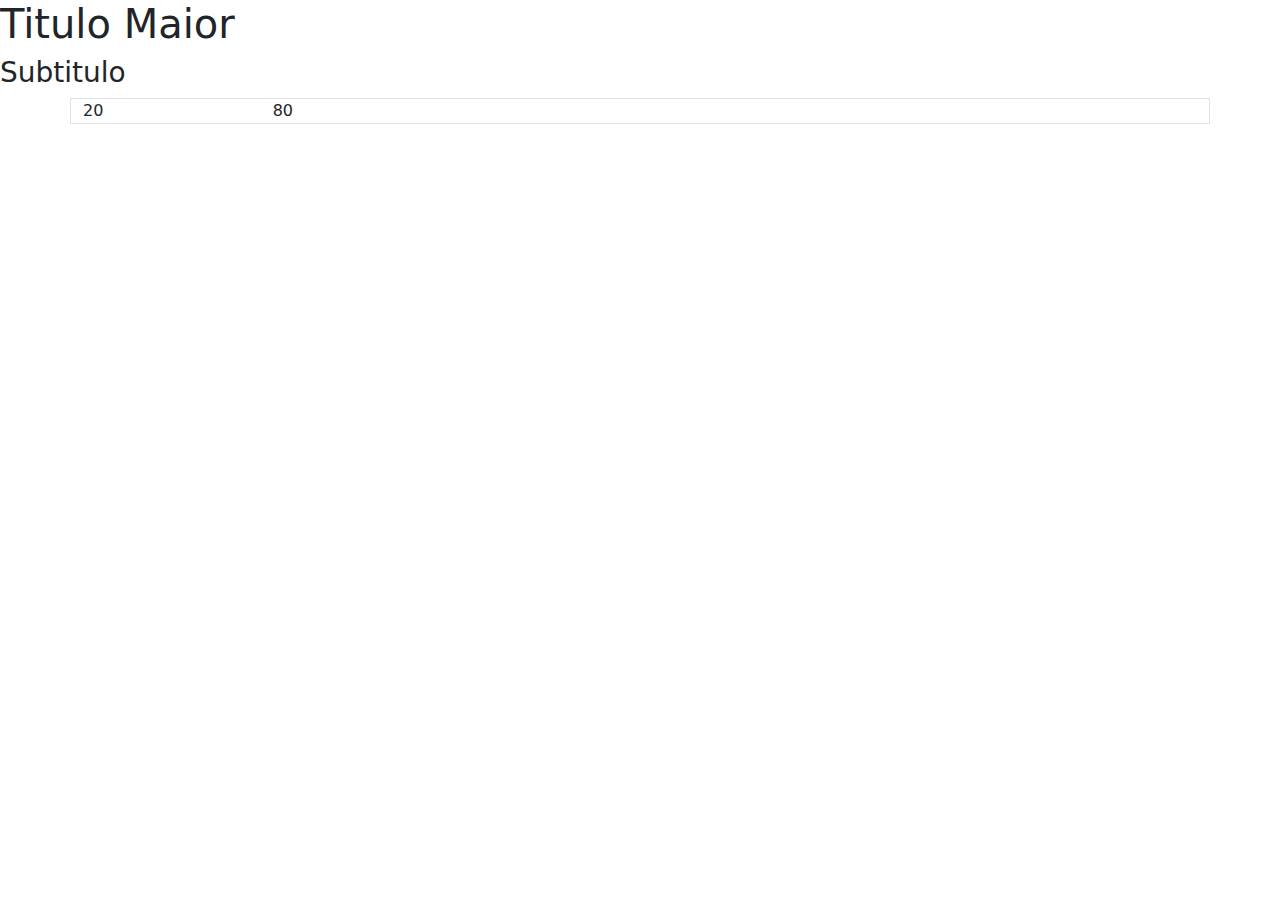
<file: .vs/LuMoura.ul/v17/index.html>
<!DOCTYPE html>
<html lang="en">
<head>
    <meta charset="UTF-8">
    <meta name="viewport" content="width=device-width, initial-scale=1.0">
    <title>Document</title>
<!-- Latest compiled and minified CSS -->
<link href="https://cdn.jsdelivr.net/npm/bootstrap@5.3.2/dist/css/bootstrap.min.css" rel="stylesheet">

<!-- Latest compiled JavaScript -->
<script src="https://cdn.jsdelivr.net/npm/bootstrap@5.3.2/dist/js/bootstrap.bundle.min.js"></script>

</head>
<body>
    

<h1>Titulo Maior</h1>
<h3>Subtitulo</h3>

<div class="container border">
<div class="row">
<div class="col-2">
20

</div>

<div class="col-10">
80

</div>

</div>
</div>







</body>
</html>
</file>
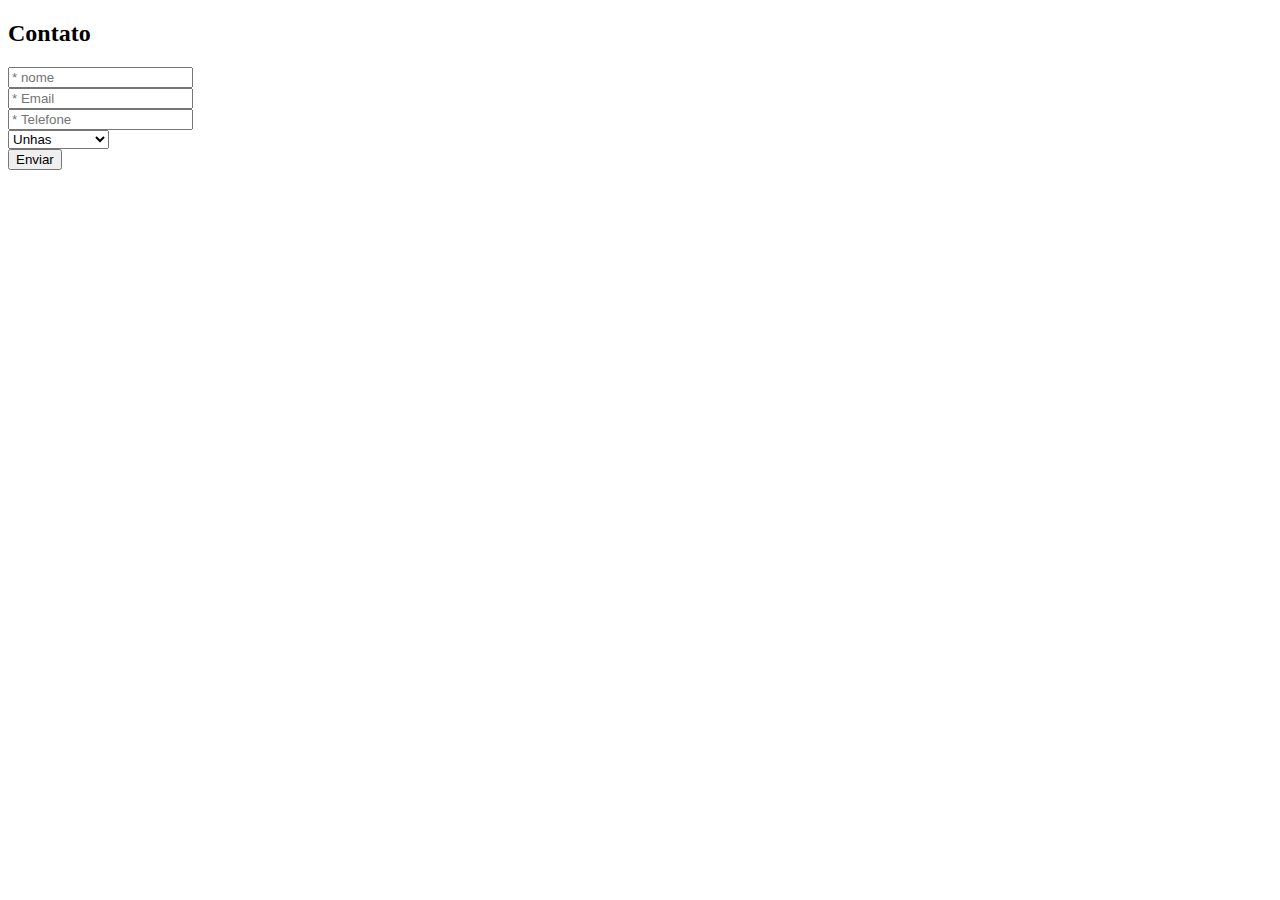
<file: WebLuMoura/Test_Whats.html>
﻿<!DOCTYPE html>
<html>
<head>
    <meta charset="utf-8" />
    <title></title>
</head>
<body>
    <!-- Formulario inicio-->

    <div class="container registro">
        <div class="row">
            <div class="col-md-12">
                <div class="tab-pane fade show active test-align form-new" id="home"
                     role="tabpanel" aria-labelledby="home-tab"></div>
                <h2 class="registro-head text-dark">Contato</h2>
            </div>
        </div>

    </div>

    <div class="row-registro-form">
        <div class="col-md-10">
            <form autocomplete="off" onsubmit="return gotowhatsapp()">
                <div class="form-group">
                    <input type="text" name="name" id="name"
                           class="form-control" placeholder="*&nbsp;nome" value=""
                           required="" />
                </div>

                <div class="form-group">
                    <input type="text" name="email" id="email" class="form-control" placeholder="*&nbsp;Email" value="" required="" />
                </div>

                <div class="form-group">
                    <input type="number" name="phone" id="phone" class="form-control" placeholder="*&nbsp;Telefone" value="" required="" />
                </div>

                <div class="form-group">
                    <select class="form-control" id="service">
                        <option>Unhas</option>
                        <option>Cabelo</option>
                        <option>Alongamento</option>
                        <option>Email</option>
                    </select>
                </div>

                <div class="form-group">
                    <input type="submit" name="submit" class="btnSubmit btn-block" value="Enviar" />
                </div>
            </form>
        </div>
    </div>

    <script>function gotowhatsapp() {
            var name = document.getElementById("name").value;
            var email = document.getElementById("email").value;
            var phone = document.getElementById("phone").value;
            var service = document.getElementById("service").value;

            // Construa a mensagem com os dados do formulário
            var message = "Nome: " + name + "\nEmail: " + email + "\nTelefone: " + phone + "\nServiço: " + service;

            // Encode a mensagem para ser incluída no link
            var encodedMessage = encodeURIComponent(message);

            // Construa o link do WhatsApp com a mensagem e o número de telefone desejado
            var whatsappLink = "https://api.whatsapp.com/send?phone=11982665769&text=" + encodedMessage;

            // Redirecione para o link do WhatsApp
            window.location.href = whatsappLink;

            // Retorna false para evitar que o formulário seja enviado normalmente
            return false;
        }</script>

</body>
</html>
</file>
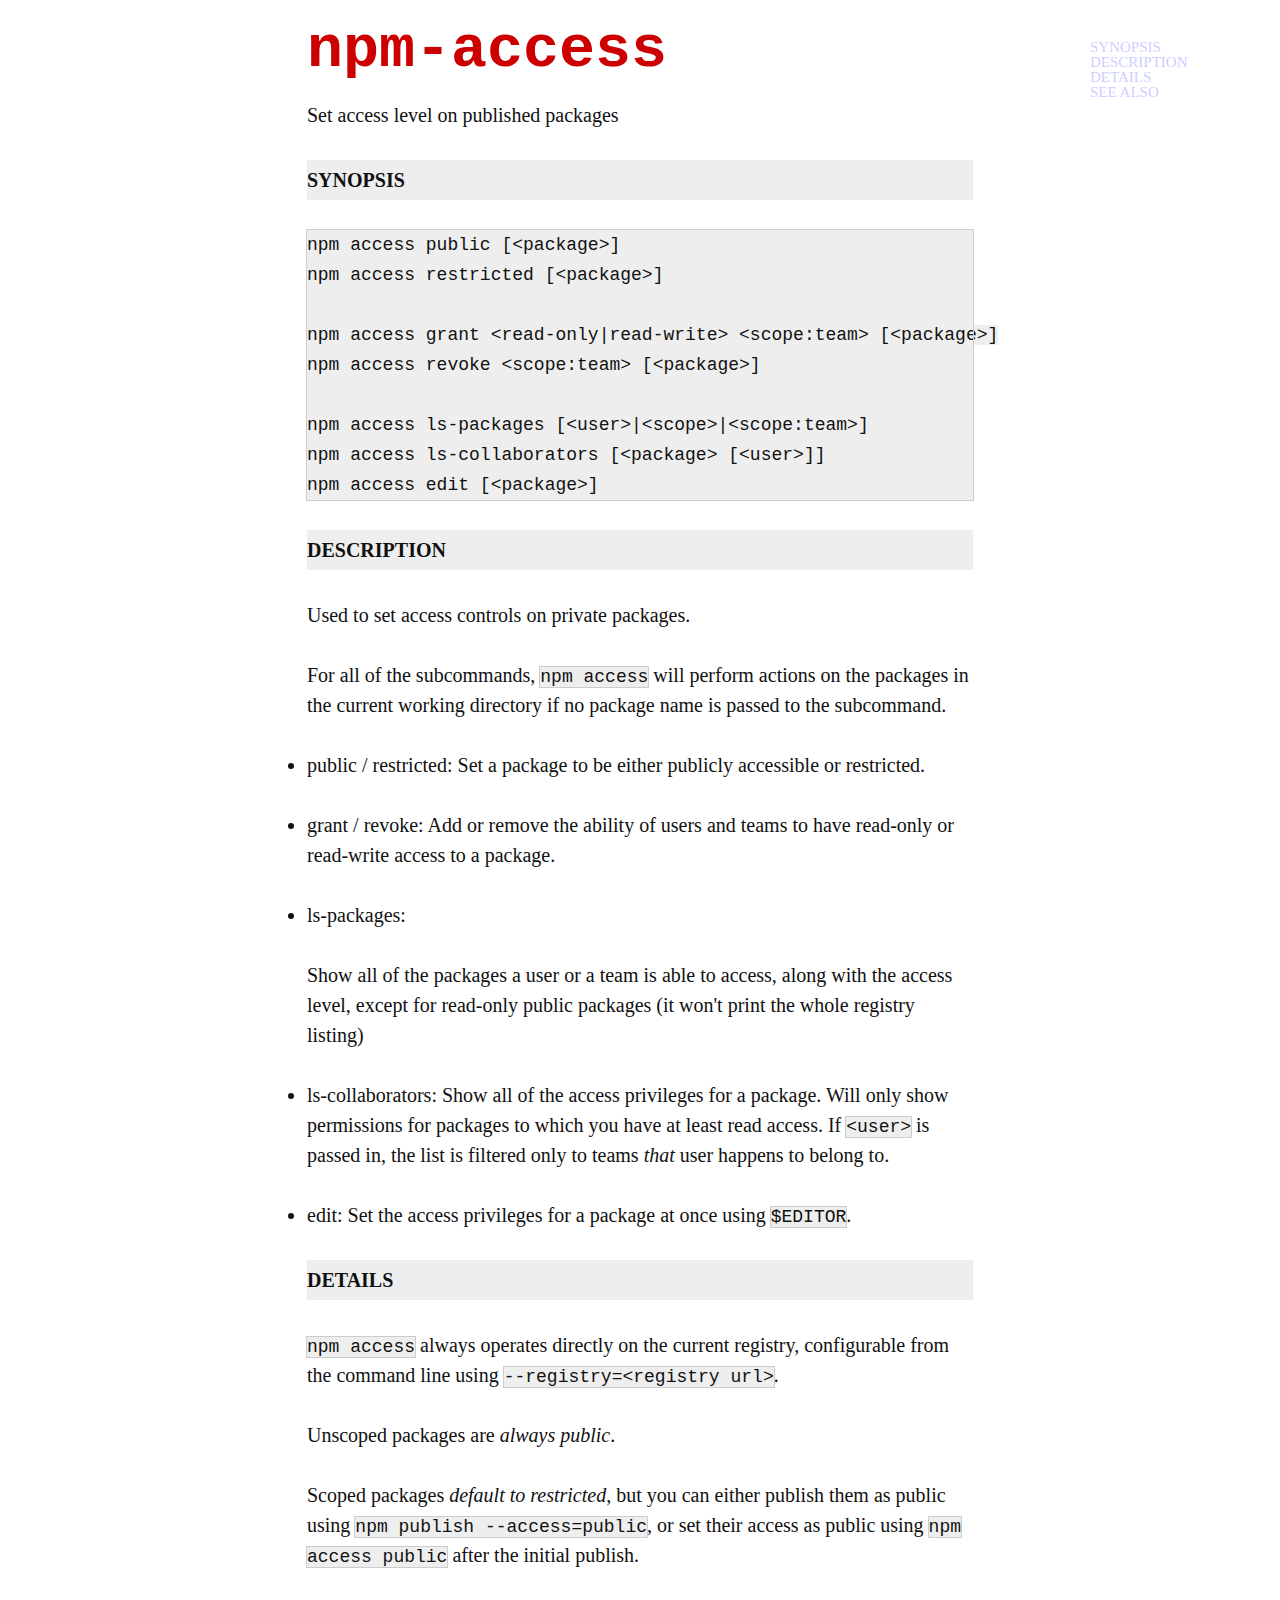
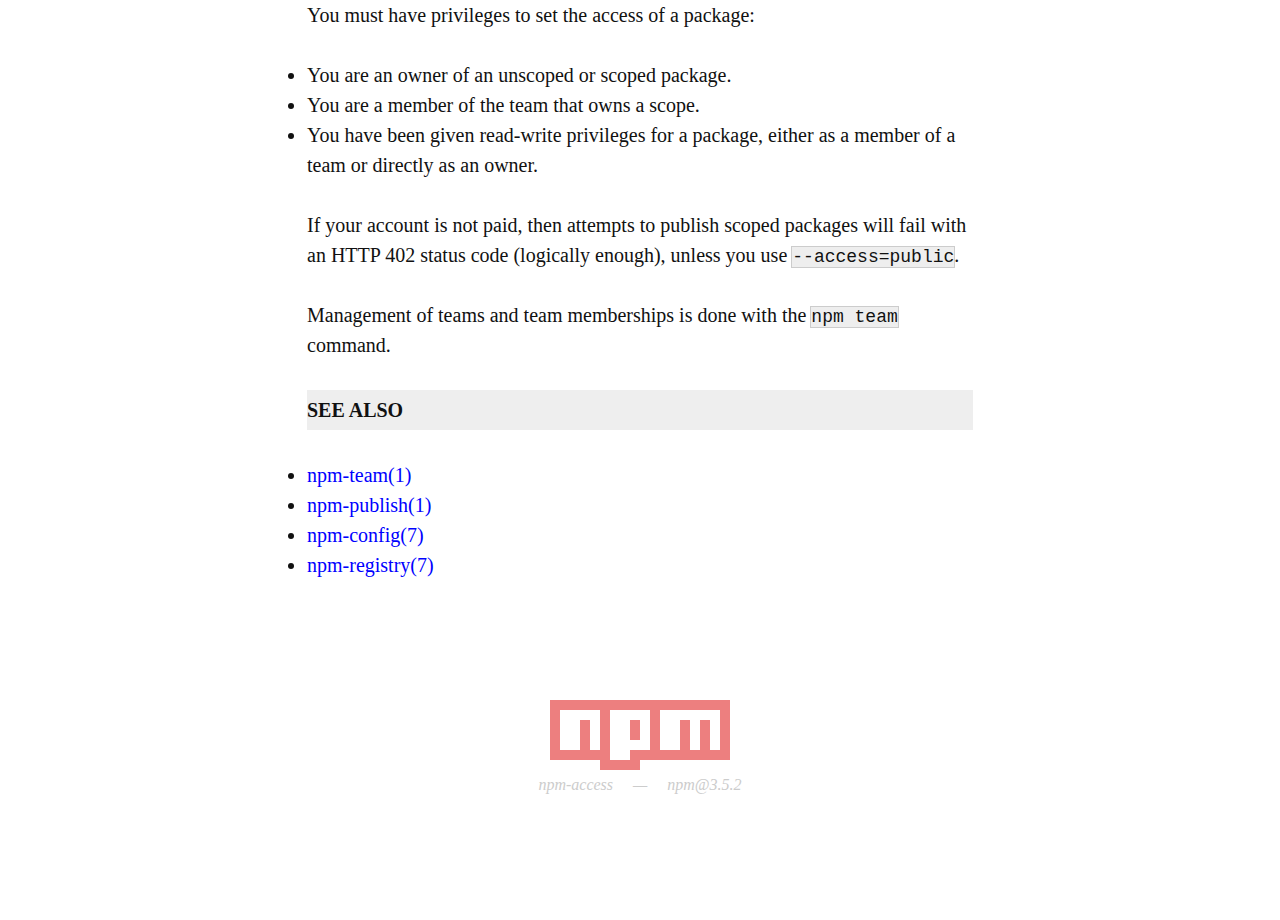
<file: packages/Npm.3.5.2/node_modules/npm/html/doc/cli/npm-access.html>
<!doctype html>
<html>
  <title>npm-access</title>
  <meta http-equiv="content-type" value="text/html;utf-8">
  <link rel="stylesheet" type="text/css" href="../../static/style.css">
  <link rel="canonical" href="https://www.npmjs.org/doc/cli/npm-access.html">
  <script async=true src="../../static/toc.js"></script>

  <body>
    <div id="wrapper">

<h1><a href="../cli/npm-access.html">npm-access</a></h1> <p>Set access level on published packages</p>
<h2 id="synopsis">SYNOPSIS</h2>
<pre><code>npm access public [&lt;package&gt;]
npm access restricted [&lt;package&gt;]

npm access grant &lt;read-only|read-write&gt; &lt;scope:team&gt; [&lt;package&gt;]
npm access revoke &lt;scope:team&gt; [&lt;package&gt;]

npm access ls-packages [&lt;user&gt;|&lt;scope&gt;|&lt;scope:team&gt;]
npm access ls-collaborators [&lt;package&gt; [&lt;user&gt;]]
npm access edit [&lt;package&gt;]
</code></pre><h2 id="description">DESCRIPTION</h2>
<p>Used to set access controls on private packages.</p>
<p>For all of the subcommands, <code>npm access</code> will perform actions on the packages
in the current working directory if no package name is passed to the
subcommand.</p>
<ul>
<li><p>public / restricted:
Set a package to be either publicly accessible or restricted.</p>
</li>
<li><p>grant / revoke:
Add or remove the ability of users and teams to have read-only or read-write
access to a package.</p>
</li>
<li><p>ls-packages:</p>
<p>Show all of the packages a user or a team is able to access, along with the
access level, except for read-only public packages (it won&#39;t print the whole
registry listing)</p>
</li>
<li><p>ls-collaborators:
Show all of the access privileges for a package. Will only show permissions
for packages to which you have at least read access. If <code>&lt;user&gt;</code> is passed in,
the list is filtered only to teams <em>that</em> user happens to belong to.</p>
</li>
<li><p>edit:
Set the access privileges for a package at once using <code>$EDITOR</code>.</p>
</li>
</ul>
<h2 id="details">DETAILS</h2>
<p><code>npm access</code> always operates directly on the current registry, configurable
from the command line using <code>--registry=&lt;registry url&gt;</code>.</p>
<p>Unscoped packages are <em>always public</em>.</p>
<p>Scoped packages <em>default to restricted</em>, but you can either publish them as
public using <code>npm publish --access=public</code>, or set their access as public using
<code>npm access public</code> after the initial publish.</p>
<p>You must have privileges to set the access of a package:</p>
<ul>
<li>You are an owner of an unscoped or scoped package.</li>
<li>You are a member of the team that owns a scope.</li>
<li>You have been given read-write privileges for a package, either as a member
of a team or directly as an owner.</li>
</ul>
<p>If your account is not paid, then attempts to publish scoped packages will fail
with an HTTP 402 status code (logically enough), unless you use
<code>--access=public</code>.</p>
<p>Management of teams and team memberships is done with the <code>npm team</code> command.</p>
<h2 id="see-also">SEE ALSO</h2>
<ul>
<li><a href="../cli/npm-team.html">npm-team(1)</a></li>
<li><a href="../cli/npm-publish.html">npm-publish(1)</a></li>
<li><a href="../misc/npm-config.html">npm-config(7)</a></li>
<li><a href="../misc/npm-registry.html">npm-registry(7)</a></li>
</ul>

</div>

<table border=0 cellspacing=0 cellpadding=0 id=npmlogo>
<tr><td style="width:180px;height:10px;background:rgb(237,127,127)" colspan=18>&nbsp;</td></tr>
<tr><td rowspan=4 style="width:10px;height:10px;background:rgb(237,127,127)">&nbsp;</td><td style="width:40px;height:10px;background:#fff" colspan=4>&nbsp;</td><td style="width:10px;height:10px;background:rgb(237,127,127)" rowspan=4>&nbsp;</td><td style="width:40px;height:10px;background:#fff" colspan=4>&nbsp;</td><td rowspan=4 style="width:10px;height:10px;background:rgb(237,127,127)">&nbsp;</td><td colspan=6 style="width:60px;height:10px;background:#fff">&nbsp;</td><td style="width:10px;height:10px;background:rgb(237,127,127)" rowspan=4>&nbsp;</td></tr>
<tr><td colspan=2 style="width:20px;height:30px;background:#fff" rowspan=3>&nbsp;</td><td style="width:10px;height:10px;background:rgb(237,127,127)" rowspan=3>&nbsp;</td><td style="width:10px;height:10px;background:#fff" rowspan=3>&nbsp;</td><td style="width:20px;height:10px;background:#fff" rowspan=4 colspan=2>&nbsp;</td><td style="width:10px;height:20px;background:rgb(237,127,127)" rowspan=2>&nbsp;</td><td style="width:10px;height:10px;background:#fff" rowspan=3>&nbsp;</td><td style="width:20px;height:10px;background:#fff" rowspan=3 colspan=2>&nbsp;</td><td style="width:10px;height:10px;background:rgb(237,127,127)" rowspan=3>&nbsp;</td><td style="width:10px;height:10px;background:#fff" rowspan=3>&nbsp;</td><td style="width:10px;height:10px;background:rgb(237,127,127)" rowspan=3>&nbsp;</td></tr>
<tr><td style="width:10px;height:10px;background:#fff" rowspan=2>&nbsp;</td></tr>
<tr><td style="width:10px;height:10px;background:#fff">&nbsp;</td></tr>
<tr><td style="width:60px;height:10px;background:rgb(237,127,127)" colspan=6>&nbsp;</td><td colspan=10 style="width:10px;height:10px;background:rgb(237,127,127)">&nbsp;</td></tr>
<tr><td colspan=5 style="width:50px;height:10px;background:#fff">&nbsp;</td><td style="width:40px;height:10px;background:rgb(237,127,127)" colspan=4>&nbsp;</td><td style="width:90px;height:10px;background:#fff" colspan=9>&nbsp;</td></tr>
</table>
<p id="footer">npm-access &mdash; npm@3.5.2</p>
</file>
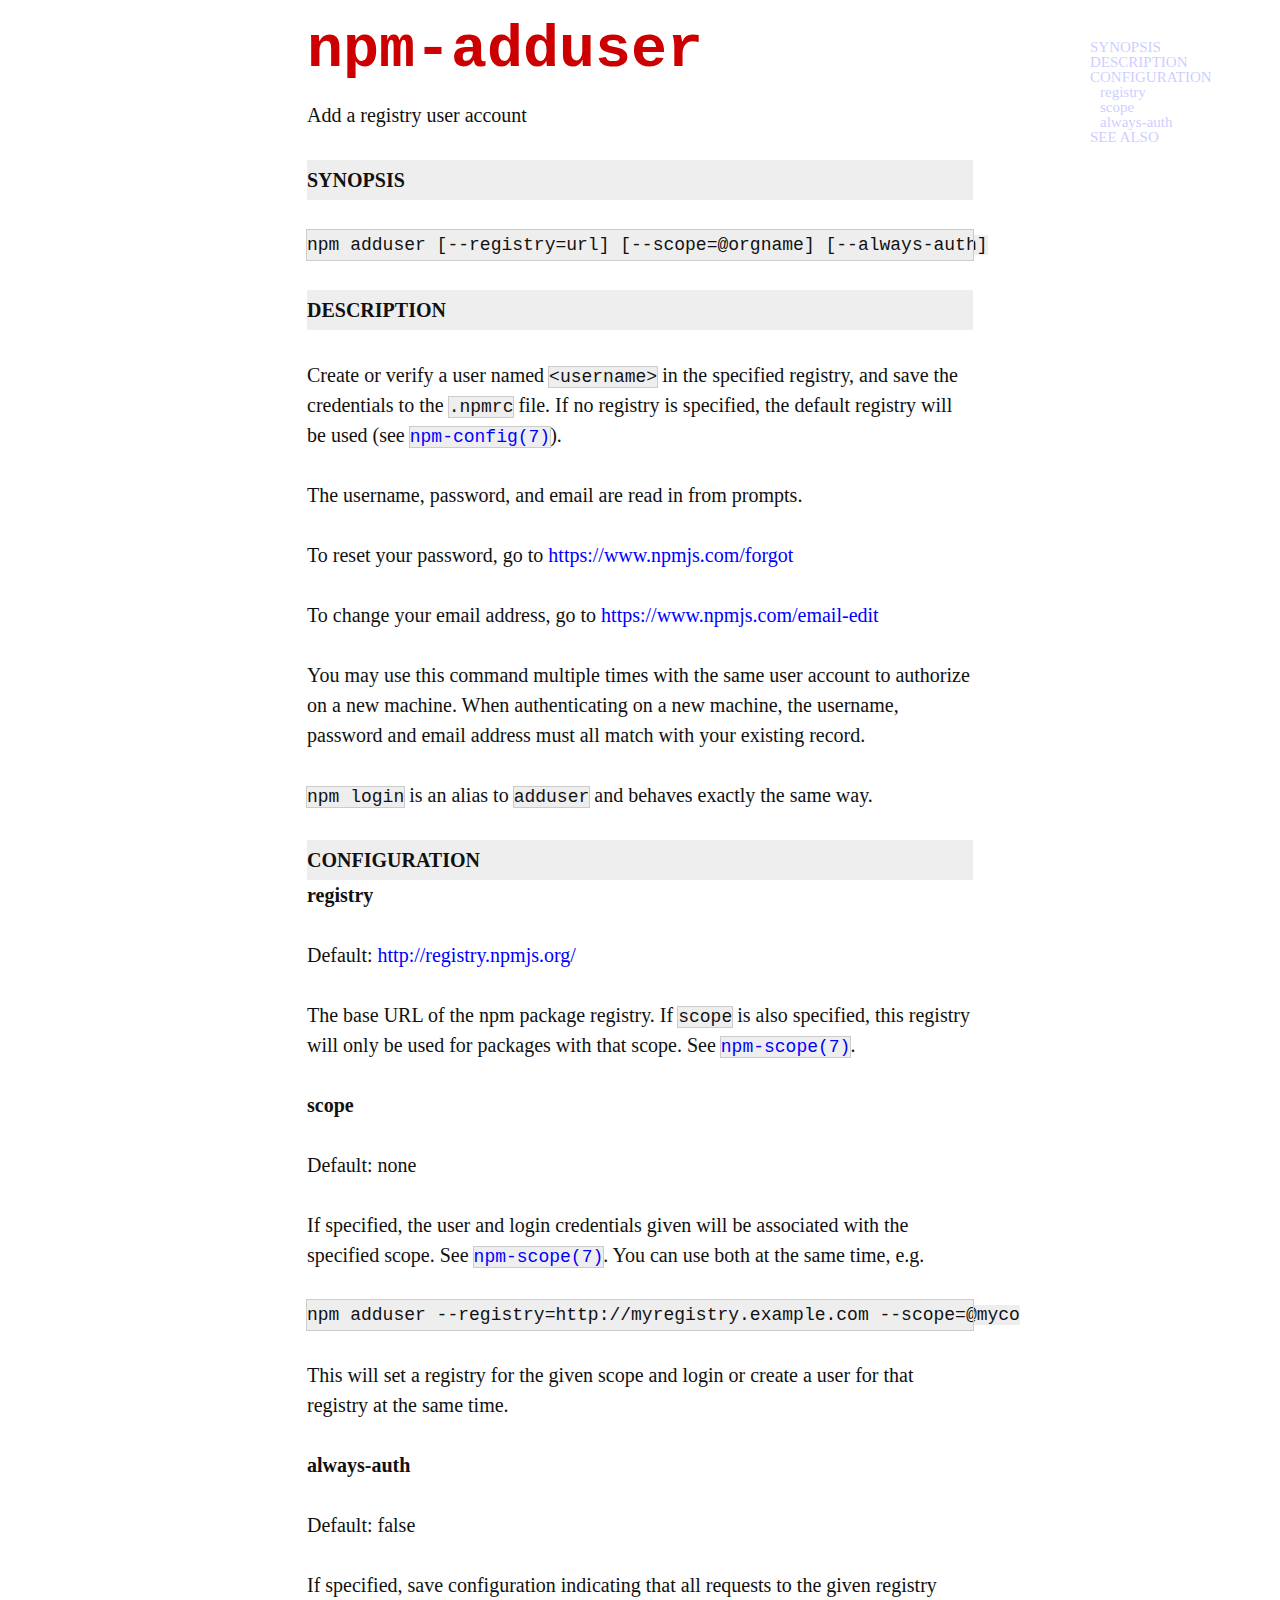
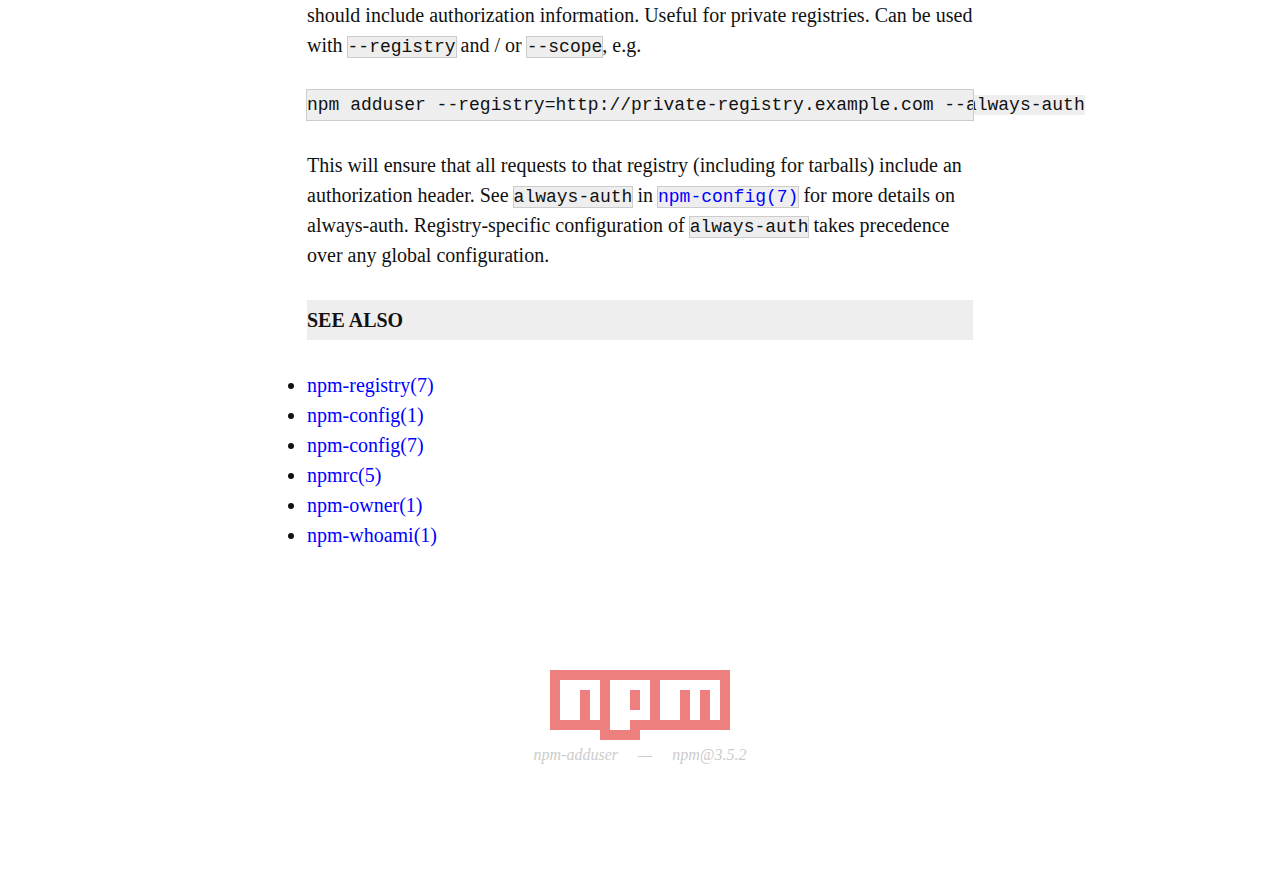
<file: packages/Npm.3.5.2/node_modules/npm/html/doc/cli/npm-adduser.html>
<!doctype html>
<html>
  <title>npm-adduser</title>
  <meta http-equiv="content-type" value="text/html;utf-8">
  <link rel="stylesheet" type="text/css" href="../../static/style.css">
  <link rel="canonical" href="https://www.npmjs.org/doc/cli/npm-adduser.html">
  <script async=true src="../../static/toc.js"></script>

  <body>
    <div id="wrapper">

<h1><a href="../cli/npm-adduser.html">npm-adduser</a></h1> <p>Add a registry user account</p>
<h2 id="synopsis">SYNOPSIS</h2>
<pre><code>npm adduser [--registry=url] [--scope=@orgname] [--always-auth]
</code></pre><h2 id="description">DESCRIPTION</h2>
<p>Create or verify a user named <code>&lt;username&gt;</code> in the specified registry, and
save the credentials to the <code>.npmrc</code> file. If no registry is specified,
the default registry will be used (see <code><a href="../misc/npm-config.html">npm-config(7)</a></code>).</p>
<p>The username, password, and email are read in from prompts.</p>
<p>To reset your password, go to <a href="https://www.npmjs.com/forgot">https://www.npmjs.com/forgot</a></p>
<p>To change your email address, go to <a href="https://www.npmjs.com/email-edit">https://www.npmjs.com/email-edit</a></p>
<p>You may use this command multiple times with the same user account to
authorize on a new machine.  When authenticating on a new machine,
the username, password and email address must all match with
your existing record.</p>
<p><code>npm login</code> is an alias to <code>adduser</code> and behaves exactly the same way.</p>
<h2 id="configuration">CONFIGURATION</h2>
<h3 id="registry">registry</h3>
<p>Default: <a href="http://registry.npmjs.org/">http://registry.npmjs.org/</a></p>
<p>The base URL of the npm package registry. If <code>scope</code> is also specified,
this registry will only be used for packages with that scope. See <code><a href="../misc/npm-scope.html">npm-scope(7)</a></code>.</p>
<h3 id="scope">scope</h3>
<p>Default: none</p>
<p>If specified, the user and login credentials given will be associated
with the specified scope. See <code><a href="../misc/npm-scope.html">npm-scope(7)</a></code>. You can use both at the same time,
e.g.</p>
<pre><code>npm adduser --registry=http://myregistry.example.com --scope=@myco
</code></pre><p>This will set a registry for the given scope and login or create a user for
that registry at the same time.</p>
<h3 id="always-auth">always-auth</h3>
<p>Default: false</p>
<p>If specified, save configuration indicating that all requests to the given
registry should include authorization information. Useful for private
registries. Can be used with <code>--registry</code> and / or <code>--scope</code>, e.g.</p>
<pre><code>npm adduser --registry=http://private-registry.example.com --always-auth
</code></pre><p>This will ensure that all requests to that registry (including for tarballs)
include an authorization header. See <code>always-auth</code> in <code><a href="../misc/npm-config.html">npm-config(7)</a></code> for more
details on always-auth. Registry-specific configuration of <code>always-auth</code> takes
precedence over any global configuration.</p>
<h2 id="see-also">SEE ALSO</h2>
<ul>
<li><a href="../misc/npm-registry.html">npm-registry(7)</a></li>
<li><a href="../cli/npm-config.html">npm-config(1)</a></li>
<li><a href="../misc/npm-config.html">npm-config(7)</a></li>
<li><a href="../files/npmrc.html">npmrc(5)</a></li>
<li><a href="../cli/npm-owner.html">npm-owner(1)</a></li>
<li><a href="../cli/npm-whoami.html">npm-whoami(1)</a></li>
</ul>

</div>

<table border=0 cellspacing=0 cellpadding=0 id=npmlogo>
<tr><td style="width:180px;height:10px;background:rgb(237,127,127)" colspan=18>&nbsp;</td></tr>
<tr><td rowspan=4 style="width:10px;height:10px;background:rgb(237,127,127)">&nbsp;</td><td style="width:40px;height:10px;background:#fff" colspan=4>&nbsp;</td><td style="width:10px;height:10px;background:rgb(237,127,127)" rowspan=4>&nbsp;</td><td style="width:40px;height:10px;background:#fff" colspan=4>&nbsp;</td><td rowspan=4 style="width:10px;height:10px;background:rgb(237,127,127)">&nbsp;</td><td colspan=6 style="width:60px;height:10px;background:#fff">&nbsp;</td><td style="width:10px;height:10px;background:rgb(237,127,127)" rowspan=4>&nbsp;</td></tr>
<tr><td colspan=2 style="width:20px;height:30px;background:#fff" rowspan=3>&nbsp;</td><td style="width:10px;height:10px;background:rgb(237,127,127)" rowspan=3>&nbsp;</td><td style="width:10px;height:10px;background:#fff" rowspan=3>&nbsp;</td><td style="width:20px;height:10px;background:#fff" rowspan=4 colspan=2>&nbsp;</td><td style="width:10px;height:20px;background:rgb(237,127,127)" rowspan=2>&nbsp;</td><td style="width:10px;height:10px;background:#fff" rowspan=3>&nbsp;</td><td style="width:20px;height:10px;background:#fff" rowspan=3 colspan=2>&nbsp;</td><td style="width:10px;height:10px;background:rgb(237,127,127)" rowspan=3>&nbsp;</td><td style="width:10px;height:10px;background:#fff" rowspan=3>&nbsp;</td><td style="width:10px;height:10px;background:rgb(237,127,127)" rowspan=3>&nbsp;</td></tr>
<tr><td style="width:10px;height:10px;background:#fff" rowspan=2>&nbsp;</td></tr>
<tr><td style="width:10px;height:10px;background:#fff">&nbsp;</td></tr>
<tr><td style="width:60px;height:10px;background:rgb(237,127,127)" colspan=6>&nbsp;</td><td colspan=10 style="width:10px;height:10px;background:rgb(237,127,127)">&nbsp;</td></tr>
<tr><td colspan=5 style="width:50px;height:10px;background:#fff">&nbsp;</td><td style="width:40px;height:10px;background:rgb(237,127,127)" colspan=4>&nbsp;</td><td style="width:90px;height:10px;background:#fff" colspan=9>&nbsp;</td></tr>
</table>
<p id="footer">npm-adduser &mdash; npm@3.5.2</p>
</file>
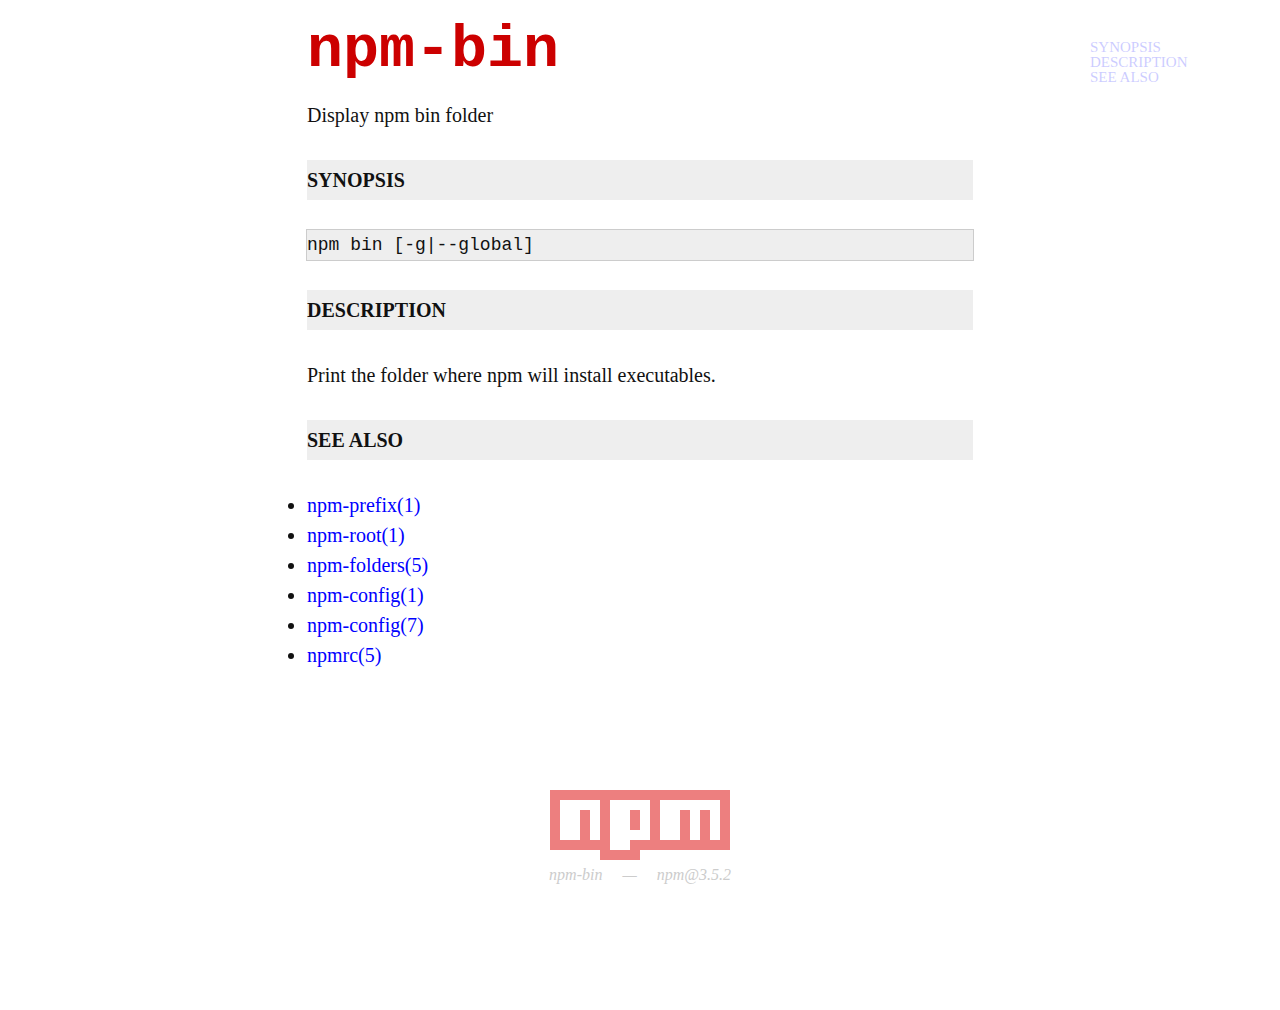
<file: packages/Npm.3.5.2/node_modules/npm/html/doc/cli/npm-bin.html>
<!doctype html>
<html>
  <title>npm-bin</title>
  <meta http-equiv="content-type" value="text/html;utf-8">
  <link rel="stylesheet" type="text/css" href="../../static/style.css">
  <link rel="canonical" href="https://www.npmjs.org/doc/cli/npm-bin.html">
  <script async=true src="../../static/toc.js"></script>

  <body>
    <div id="wrapper">

<h1><a href="../cli/npm-bin.html">npm-bin</a></h1> <p>Display npm bin folder</p>
<h2 id="synopsis">SYNOPSIS</h2>
<pre><code>npm bin [-g|--global]
</code></pre><h2 id="description">DESCRIPTION</h2>
<p>Print the folder where npm will install executables.</p>
<h2 id="see-also">SEE ALSO</h2>
<ul>
<li><a href="../cli/npm-prefix.html">npm-prefix(1)</a></li>
<li><a href="../cli/npm-root.html">npm-root(1)</a></li>
<li><a href="../files/npm-folders.html">npm-folders(5)</a></li>
<li><a href="../cli/npm-config.html">npm-config(1)</a></li>
<li><a href="../misc/npm-config.html">npm-config(7)</a></li>
<li><a href="../files/npmrc.html">npmrc(5)</a></li>
</ul>

</div>

<table border=0 cellspacing=0 cellpadding=0 id=npmlogo>
<tr><td style="width:180px;height:10px;background:rgb(237,127,127)" colspan=18>&nbsp;</td></tr>
<tr><td rowspan=4 style="width:10px;height:10px;background:rgb(237,127,127)">&nbsp;</td><td style="width:40px;height:10px;background:#fff" colspan=4>&nbsp;</td><td style="width:10px;height:10px;background:rgb(237,127,127)" rowspan=4>&nbsp;</td><td style="width:40px;height:10px;background:#fff" colspan=4>&nbsp;</td><td rowspan=4 style="width:10px;height:10px;background:rgb(237,127,127)">&nbsp;</td><td colspan=6 style="width:60px;height:10px;background:#fff">&nbsp;</td><td style="width:10px;height:10px;background:rgb(237,127,127)" rowspan=4>&nbsp;</td></tr>
<tr><td colspan=2 style="width:20px;height:30px;background:#fff" rowspan=3>&nbsp;</td><td style="width:10px;height:10px;background:rgb(237,127,127)" rowspan=3>&nbsp;</td><td style="width:10px;height:10px;background:#fff" rowspan=3>&nbsp;</td><td style="width:20px;height:10px;background:#fff" rowspan=4 colspan=2>&nbsp;</td><td style="width:10px;height:20px;background:rgb(237,127,127)" rowspan=2>&nbsp;</td><td style="width:10px;height:10px;background:#fff" rowspan=3>&nbsp;</td><td style="width:20px;height:10px;background:#fff" rowspan=3 colspan=2>&nbsp;</td><td style="width:10px;height:10px;background:rgb(237,127,127)" rowspan=3>&nbsp;</td><td style="width:10px;height:10px;background:#fff" rowspan=3>&nbsp;</td><td style="width:10px;height:10px;background:rgb(237,127,127)" rowspan=3>&nbsp;</td></tr>
<tr><td style="width:10px;height:10px;background:#fff" rowspan=2>&nbsp;</td></tr>
<tr><td style="width:10px;height:10px;background:#fff">&nbsp;</td></tr>
<tr><td style="width:60px;height:10px;background:rgb(237,127,127)" colspan=6>&nbsp;</td><td colspan=10 style="width:10px;height:10px;background:rgb(237,127,127)">&nbsp;</td></tr>
<tr><td colspan=5 style="width:50px;height:10px;background:#fff">&nbsp;</td><td style="width:40px;height:10px;background:rgb(237,127,127)" colspan=4>&nbsp;</td><td style="width:90px;height:10px;background:#fff" colspan=9>&nbsp;</td></tr>
</table>
<p id="footer">npm-bin &mdash; npm@3.5.2</p>
</file>
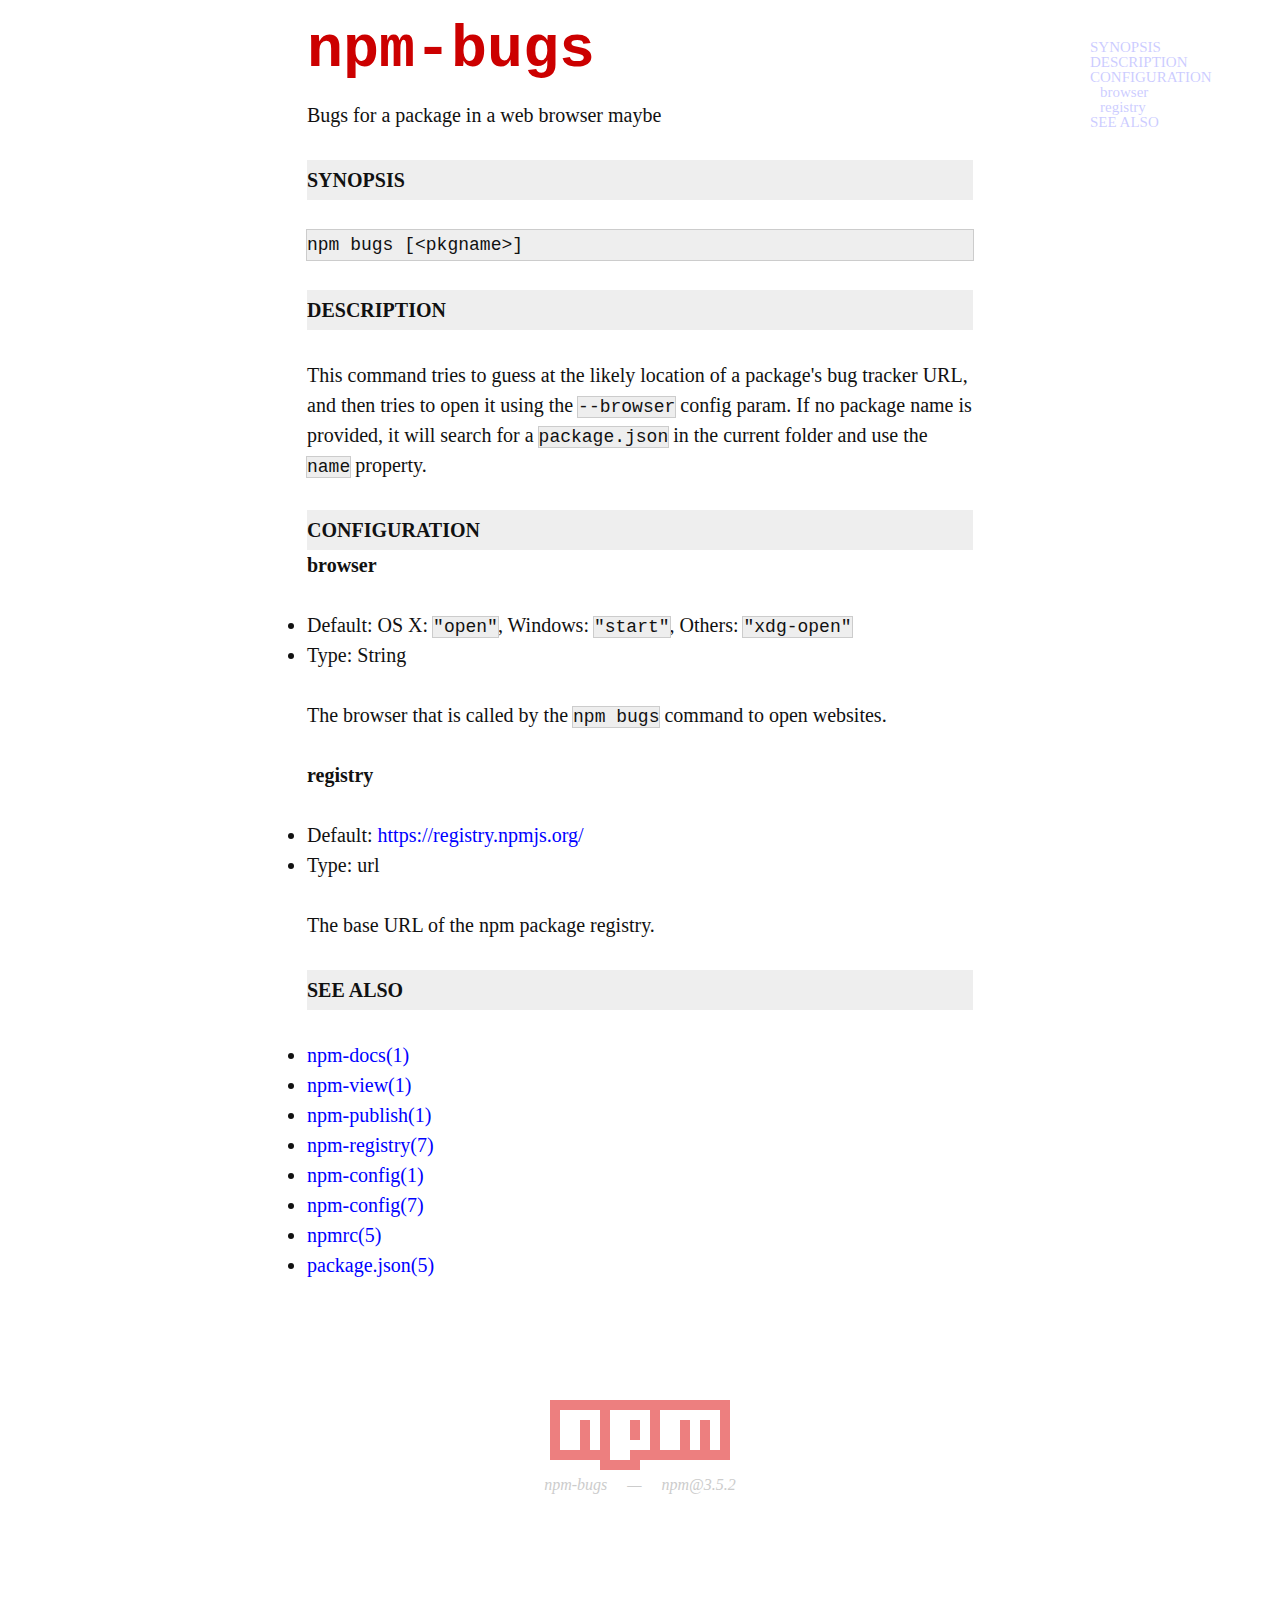
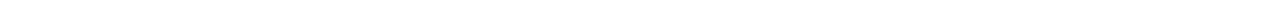
<file: packages/Npm.3.5.2/node_modules/npm/html/doc/cli/npm-bugs.html>
<!doctype html>
<html>
  <title>npm-bugs</title>
  <meta http-equiv="content-type" value="text/html;utf-8">
  <link rel="stylesheet" type="text/css" href="../../static/style.css">
  <link rel="canonical" href="https://www.npmjs.org/doc/cli/npm-bugs.html">
  <script async=true src="../../static/toc.js"></script>

  <body>
    <div id="wrapper">

<h1><a href="../cli/npm-bugs.html">npm-bugs</a></h1> <p>Bugs for a package in a web browser maybe</p>
<h2 id="synopsis">SYNOPSIS</h2>
<pre><code>npm bugs [&lt;pkgname&gt;]
</code></pre><h2 id="description">DESCRIPTION</h2>
<p>This command tries to guess at the likely location of a package&#39;s
bug tracker URL, and then tries to open it using the <code>--browser</code>
config param. If no package name is provided, it will search for
a <code>package.json</code> in the current folder and use the <code>name</code> property.</p>
<h2 id="configuration">CONFIGURATION</h2>
<h3 id="browser">browser</h3>
<ul>
<li>Default: OS X: <code>&quot;open&quot;</code>, Windows: <code>&quot;start&quot;</code>, Others: <code>&quot;xdg-open&quot;</code></li>
<li>Type: String</li>
</ul>
<p>The browser that is called by the <code>npm bugs</code> command to open websites.</p>
<h3 id="registry">registry</h3>
<ul>
<li>Default: <a href="https://registry.npmjs.org/">https://registry.npmjs.org/</a></li>
<li>Type: url</li>
</ul>
<p>The base URL of the npm package registry.</p>
<h2 id="see-also">SEE ALSO</h2>
<ul>
<li><a href="../cli/npm-docs.html">npm-docs(1)</a></li>
<li><a href="../cli/npm-view.html">npm-view(1)</a></li>
<li><a href="../cli/npm-publish.html">npm-publish(1)</a></li>
<li><a href="../misc/npm-registry.html">npm-registry(7)</a></li>
<li><a href="../cli/npm-config.html">npm-config(1)</a></li>
<li><a href="../misc/npm-config.html">npm-config(7)</a></li>
<li><a href="../files/npmrc.html">npmrc(5)</a></li>
<li><a href="../files/package.json.html">package.json(5)</a></li>
</ul>

</div>

<table border=0 cellspacing=0 cellpadding=0 id=npmlogo>
<tr><td style="width:180px;height:10px;background:rgb(237,127,127)" colspan=18>&nbsp;</td></tr>
<tr><td rowspan=4 style="width:10px;height:10px;background:rgb(237,127,127)">&nbsp;</td><td style="width:40px;height:10px;background:#fff" colspan=4>&nbsp;</td><td style="width:10px;height:10px;background:rgb(237,127,127)" rowspan=4>&nbsp;</td><td style="width:40px;height:10px;background:#fff" colspan=4>&nbsp;</td><td rowspan=4 style="width:10px;height:10px;background:rgb(237,127,127)">&nbsp;</td><td colspan=6 style="width:60px;height:10px;background:#fff">&nbsp;</td><td style="width:10px;height:10px;background:rgb(237,127,127)" rowspan=4>&nbsp;</td></tr>
<tr><td colspan=2 style="width:20px;height:30px;background:#fff" rowspan=3>&nbsp;</td><td style="width:10px;height:10px;background:rgb(237,127,127)" rowspan=3>&nbsp;</td><td style="width:10px;height:10px;background:#fff" rowspan=3>&nbsp;</td><td style="width:20px;height:10px;background:#fff" rowspan=4 colspan=2>&nbsp;</td><td style="width:10px;height:20px;background:rgb(237,127,127)" rowspan=2>&nbsp;</td><td style="width:10px;height:10px;background:#fff" rowspan=3>&nbsp;</td><td style="width:20px;height:10px;background:#fff" rowspan=3 colspan=2>&nbsp;</td><td style="width:10px;height:10px;background:rgb(237,127,127)" rowspan=3>&nbsp;</td><td style="width:10px;height:10px;background:#fff" rowspan=3>&nbsp;</td><td style="width:10px;height:10px;background:rgb(237,127,127)" rowspan=3>&nbsp;</td></tr>
<tr><td style="width:10px;height:10px;background:#fff" rowspan=2>&nbsp;</td></tr>
<tr><td style="width:10px;height:10px;background:#fff">&nbsp;</td></tr>
<tr><td style="width:60px;height:10px;background:rgb(237,127,127)" colspan=6>&nbsp;</td><td colspan=10 style="width:10px;height:10px;background:rgb(237,127,127)">&nbsp;</td></tr>
<tr><td colspan=5 style="width:50px;height:10px;background:#fff">&nbsp;</td><td style="width:40px;height:10px;background:rgb(237,127,127)" colspan=4>&nbsp;</td><td style="width:90px;height:10px;background:#fff" colspan=9>&nbsp;</td></tr>
</table>
<p id="footer">npm-bugs &mdash; npm@3.5.2</p>
</file>
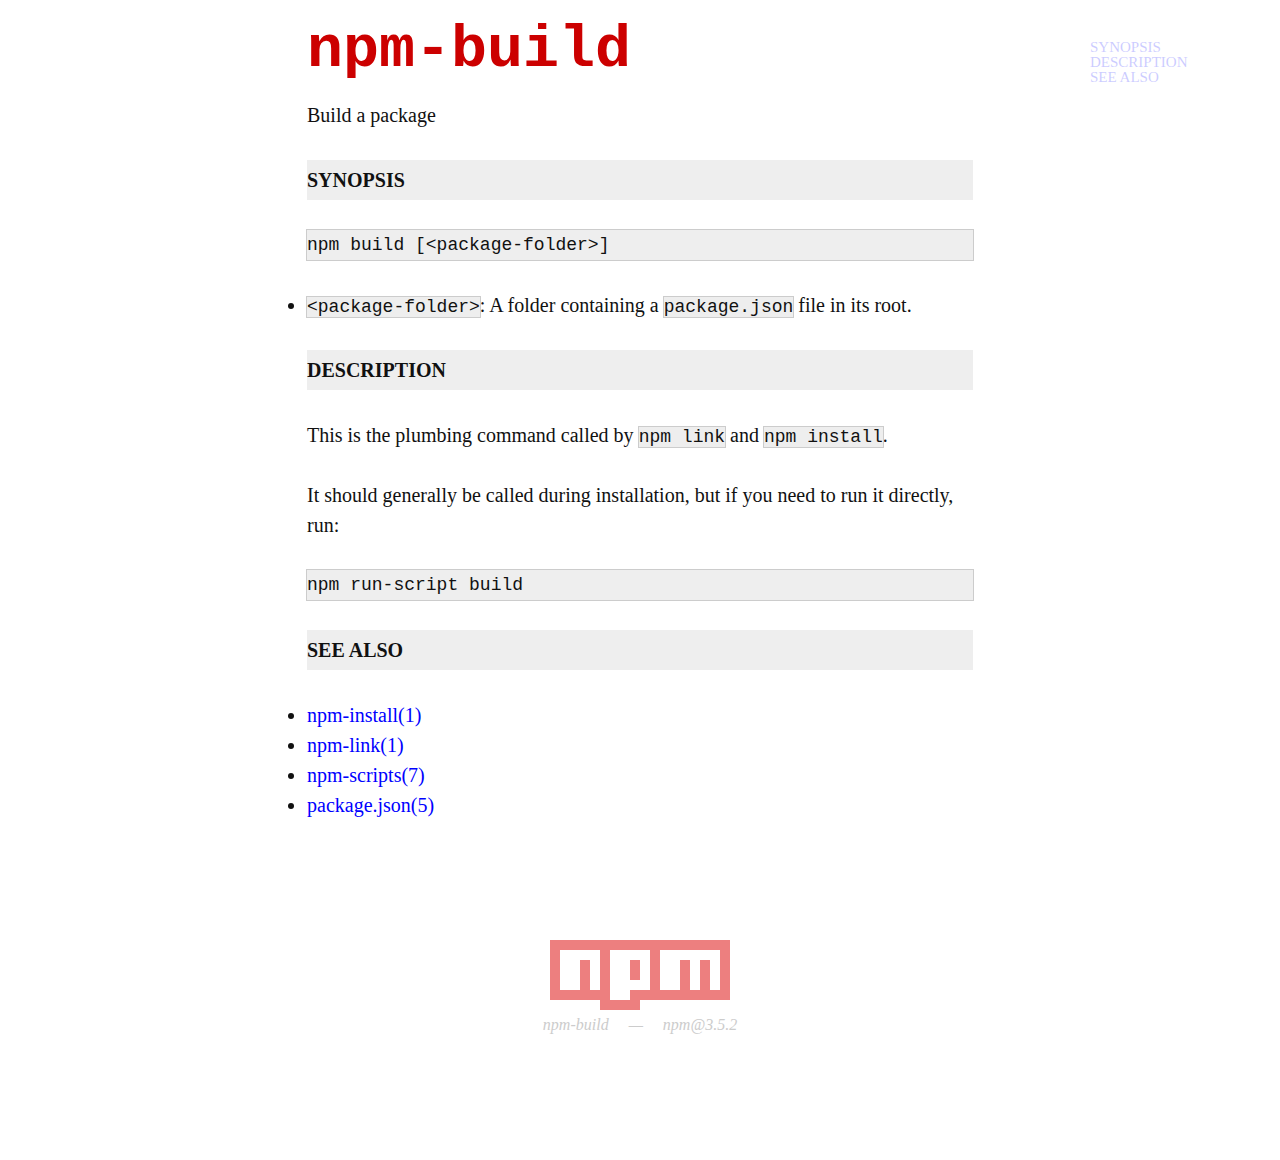
<file: packages/Npm.3.5.2/node_modules/npm/html/doc/cli/npm-build.html>
<!doctype html>
<html>
  <title>npm-build</title>
  <meta http-equiv="content-type" value="text/html;utf-8">
  <link rel="stylesheet" type="text/css" href="../../static/style.css">
  <link rel="canonical" href="https://www.npmjs.org/doc/cli/npm-build.html">
  <script async=true src="../../static/toc.js"></script>

  <body>
    <div id="wrapper">

<h1><a href="../cli/npm-build.html">npm-build</a></h1> <p>Build a package</p>
<h2 id="synopsis">SYNOPSIS</h2>
<pre><code>npm build [&lt;package-folder&gt;]
</code></pre><ul>
<li><code>&lt;package-folder&gt;</code>:
A folder containing a <code>package.json</code> file in its root.</li>
</ul>
<h2 id="description">DESCRIPTION</h2>
<p>This is the plumbing command called by <code>npm link</code> and <code>npm install</code>.</p>
<p>It should generally be called during installation, but if you need to run it
directly, run:</p>
<pre><code>npm run-script build
</code></pre><h2 id="see-also">SEE ALSO</h2>
<ul>
<li><a href="../cli/npm-install.html">npm-install(1)</a></li>
<li><a href="../cli/npm-link.html">npm-link(1)</a></li>
<li><a href="../misc/npm-scripts.html">npm-scripts(7)</a></li>
<li><a href="../files/package.json.html">package.json(5)</a></li>
</ul>

</div>

<table border=0 cellspacing=0 cellpadding=0 id=npmlogo>
<tr><td style="width:180px;height:10px;background:rgb(237,127,127)" colspan=18>&nbsp;</td></tr>
<tr><td rowspan=4 style="width:10px;height:10px;background:rgb(237,127,127)">&nbsp;</td><td style="width:40px;height:10px;background:#fff" colspan=4>&nbsp;</td><td style="width:10px;height:10px;background:rgb(237,127,127)" rowspan=4>&nbsp;</td><td style="width:40px;height:10px;background:#fff" colspan=4>&nbsp;</td><td rowspan=4 style="width:10px;height:10px;background:rgb(237,127,127)">&nbsp;</td><td colspan=6 style="width:60px;height:10px;background:#fff">&nbsp;</td><td style="width:10px;height:10px;background:rgb(237,127,127)" rowspan=4>&nbsp;</td></tr>
<tr><td colspan=2 style="width:20px;height:30px;background:#fff" rowspan=3>&nbsp;</td><td style="width:10px;height:10px;background:rgb(237,127,127)" rowspan=3>&nbsp;</td><td style="width:10px;height:10px;background:#fff" rowspan=3>&nbsp;</td><td style="width:20px;height:10px;background:#fff" rowspan=4 colspan=2>&nbsp;</td><td style="width:10px;height:20px;background:rgb(237,127,127)" rowspan=2>&nbsp;</td><td style="width:10px;height:10px;background:#fff" rowspan=3>&nbsp;</td><td style="width:20px;height:10px;background:#fff" rowspan=3 colspan=2>&nbsp;</td><td style="width:10px;height:10px;background:rgb(237,127,127)" rowspan=3>&nbsp;</td><td style="width:10px;height:10px;background:#fff" rowspan=3>&nbsp;</td><td style="width:10px;height:10px;background:rgb(237,127,127)" rowspan=3>&nbsp;</td></tr>
<tr><td style="width:10px;height:10px;background:#fff" rowspan=2>&nbsp;</td></tr>
<tr><td style="width:10px;height:10px;background:#fff">&nbsp;</td></tr>
<tr><td style="width:60px;height:10px;background:rgb(237,127,127)" colspan=6>&nbsp;</td><td colspan=10 style="width:10px;height:10px;background:rgb(237,127,127)">&nbsp;</td></tr>
<tr><td colspan=5 style="width:50px;height:10px;background:#fff">&nbsp;</td><td style="width:40px;height:10px;background:rgb(237,127,127)" colspan=4>&nbsp;</td><td style="width:90px;height:10px;background:#fff" colspan=9>&nbsp;</td></tr>
</table>
<p id="footer">npm-build &mdash; npm@3.5.2</p>
</file>
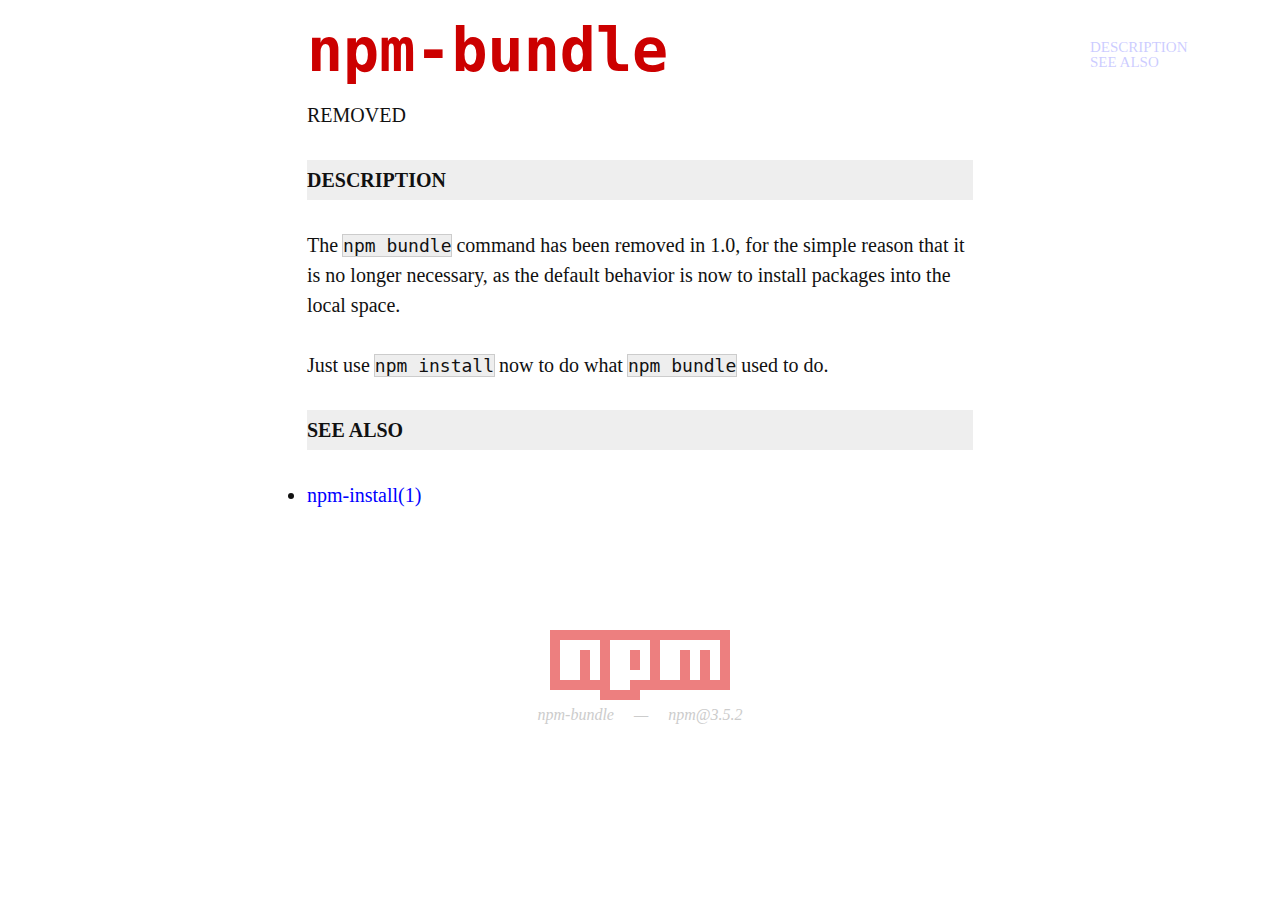
<file: packages/Npm.3.5.2/node_modules/npm/html/doc/cli/npm-bundle.html>
<!doctype html>
<html>
  <title>npm-bundle</title>
  <meta http-equiv="content-type" value="text/html;utf-8">
  <link rel="stylesheet" type="text/css" href="../../static/style.css">
  <link rel="canonical" href="https://www.npmjs.org/doc/cli/npm-bundle.html">
  <script async=true src="../../static/toc.js"></script>

  <body>
    <div id="wrapper">

<h1><a href="../cli/npm-bundle.html">npm-bundle</a></h1> <p>REMOVED</p>
<h2 id="description">DESCRIPTION</h2>
<p>The <code>npm bundle</code> command has been removed in 1.0, for the simple reason
that it is no longer necessary, as the default behavior is now to
install packages into the local space.</p>
<p>Just use <code>npm install</code> now to do what <code>npm bundle</code> used to do.</p>
<h2 id="see-also">SEE ALSO</h2>
<ul>
<li><a href="../cli/npm-install.html">npm-install(1)</a></li>
</ul>

</div>

<table border=0 cellspacing=0 cellpadding=0 id=npmlogo>
<tr><td style="width:180px;height:10px;background:rgb(237,127,127)" colspan=18>&nbsp;</td></tr>
<tr><td rowspan=4 style="width:10px;height:10px;background:rgb(237,127,127)">&nbsp;</td><td style="width:40px;height:10px;background:#fff" colspan=4>&nbsp;</td><td style="width:10px;height:10px;background:rgb(237,127,127)" rowspan=4>&nbsp;</td><td style="width:40px;height:10px;background:#fff" colspan=4>&nbsp;</td><td rowspan=4 style="width:10px;height:10px;background:rgb(237,127,127)">&nbsp;</td><td colspan=6 style="width:60px;height:10px;background:#fff">&nbsp;</td><td style="width:10px;height:10px;background:rgb(237,127,127)" rowspan=4>&nbsp;</td></tr>
<tr><td colspan=2 style="width:20px;height:30px;background:#fff" rowspan=3>&nbsp;</td><td style="width:10px;height:10px;background:rgb(237,127,127)" rowspan=3>&nbsp;</td><td style="width:10px;height:10px;background:#fff" rowspan=3>&nbsp;</td><td style="width:20px;height:10px;background:#fff" rowspan=4 colspan=2>&nbsp;</td><td style="width:10px;height:20px;background:rgb(237,127,127)" rowspan=2>&nbsp;</td><td style="width:10px;height:10px;background:#fff" rowspan=3>&nbsp;</td><td style="width:20px;height:10px;background:#fff" rowspan=3 colspan=2>&nbsp;</td><td style="width:10px;height:10px;background:rgb(237,127,127)" rowspan=3>&nbsp;</td><td style="width:10px;height:10px;background:#fff" rowspan=3>&nbsp;</td><td style="width:10px;height:10px;background:rgb(237,127,127)" rowspan=3>&nbsp;</td></tr>
<tr><td style="width:10px;height:10px;background:#fff" rowspan=2>&nbsp;</td></tr>
<tr><td style="width:10px;height:10px;background:#fff">&nbsp;</td></tr>
<tr><td style="width:60px;height:10px;background:rgb(237,127,127)" colspan=6>&nbsp;</td><td colspan=10 style="width:10px;height:10px;background:rgb(237,127,127)">&nbsp;</td></tr>
<tr><td colspan=5 style="width:50px;height:10px;background:#fff">&nbsp;</td><td style="width:40px;height:10px;background:rgb(237,127,127)" colspan=4>&nbsp;</td><td style="width:90px;height:10px;background:#fff" colspan=9>&nbsp;</td></tr>
</table>
<p id="footer">npm-bundle &mdash; npm@3.5.2</p>
</file>
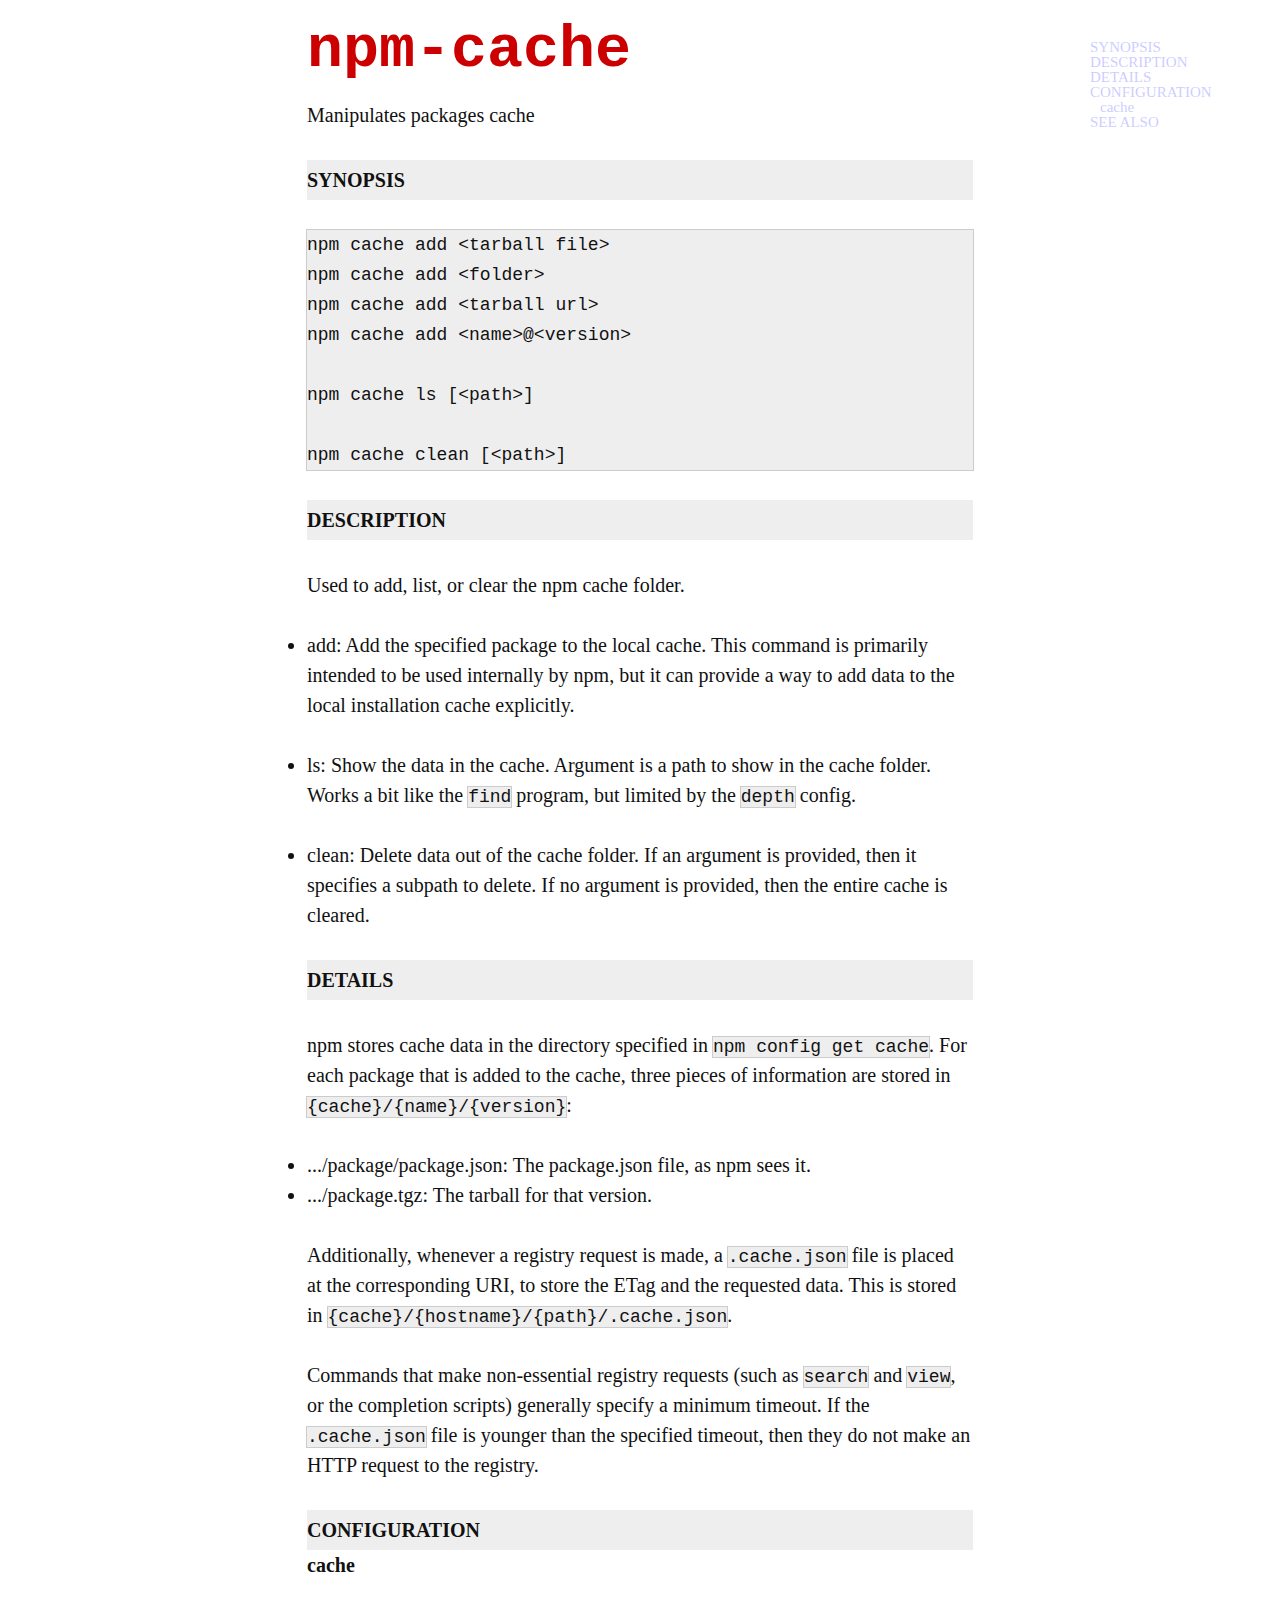
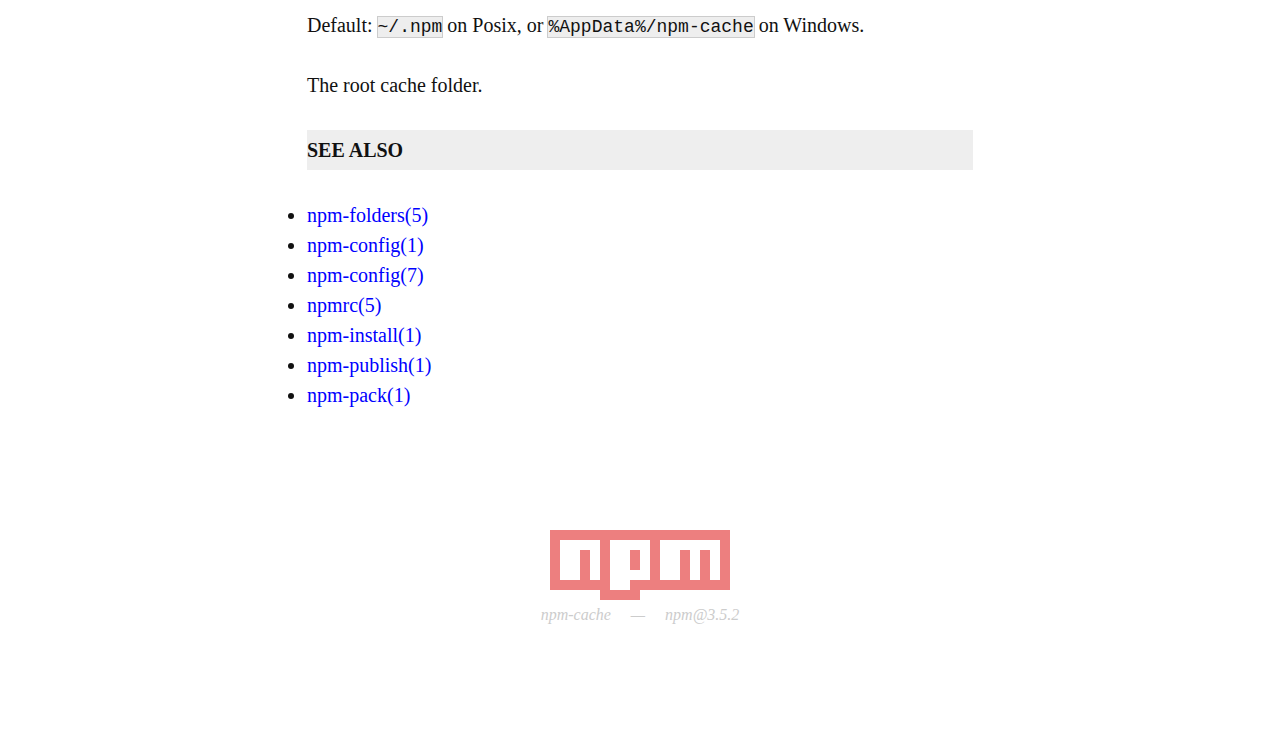
<file: packages/Npm.3.5.2/node_modules/npm/html/doc/cli/npm-cache.html>
<!doctype html>
<html>
  <title>npm-cache</title>
  <meta http-equiv="content-type" value="text/html;utf-8">
  <link rel="stylesheet" type="text/css" href="../../static/style.css">
  <link rel="canonical" href="https://www.npmjs.org/doc/cli/npm-cache.html">
  <script async=true src="../../static/toc.js"></script>

  <body>
    <div id="wrapper">

<h1><a href="../cli/npm-cache.html">npm-cache</a></h1> <p>Manipulates packages cache</p>
<h2 id="synopsis">SYNOPSIS</h2>
<pre><code>npm cache add &lt;tarball file&gt;
npm cache add &lt;folder&gt;
npm cache add &lt;tarball url&gt;
npm cache add &lt;name&gt;@&lt;version&gt;

npm cache ls [&lt;path&gt;]

npm cache clean [&lt;path&gt;]
</code></pre><h2 id="description">DESCRIPTION</h2>
<p>Used to add, list, or clear the npm cache folder.</p>
<ul>
<li><p>add:
Add the specified package to the local cache.  This command is primarily
intended to be used internally by npm, but it can provide a way to
add data to the local installation cache explicitly.</p>
</li>
<li><p>ls:
Show the data in the cache.  Argument is a path to show in the cache
folder.  Works a bit like the <code>find</code> program, but limited by the
<code>depth</code> config.</p>
</li>
<li><p>clean:
Delete data out of the cache folder.  If an argument is provided, then
it specifies a subpath to delete.  If no argument is provided, then
the entire cache is cleared.</p>
</li>
</ul>
<h2 id="details">DETAILS</h2>
<p>npm stores cache data in the directory specified in <code>npm config get cache</code>.
For each package that is added to the cache, three pieces of information are
stored in <code>{cache}/{name}/{version}</code>:</p>
<ul>
<li>.../package/package.json:
The package.json file, as npm sees it.</li>
<li>.../package.tgz:
The tarball for that version.</li>
</ul>
<p>Additionally, whenever a registry request is made, a <code>.cache.json</code> file
is placed at the corresponding URI, to store the ETag and the requested
data.  This is stored in <code>{cache}/{hostname}/{path}/.cache.json</code>.</p>
<p>Commands that make non-essential registry requests (such as <code>search</code> and
<code>view</code>, or the completion scripts) generally specify a minimum timeout.
If the <code>.cache.json</code> file is younger than the specified timeout, then
they do not make an HTTP request to the registry.</p>
<h2 id="configuration">CONFIGURATION</h2>
<h3 id="cache">cache</h3>
<p>Default: <code>~/.npm</code> on Posix, or <code>%AppData%/npm-cache</code> on Windows.</p>
<p>The root cache folder.</p>
<h2 id="see-also">SEE ALSO</h2>
<ul>
<li><a href="../files/npm-folders.html">npm-folders(5)</a></li>
<li><a href="../cli/npm-config.html">npm-config(1)</a></li>
<li><a href="../misc/npm-config.html">npm-config(7)</a></li>
<li><a href="../files/npmrc.html">npmrc(5)</a></li>
<li><a href="../cli/npm-install.html">npm-install(1)</a></li>
<li><a href="../cli/npm-publish.html">npm-publish(1)</a></li>
<li><a href="../cli/npm-pack.html">npm-pack(1)</a></li>
</ul>

</div>

<table border=0 cellspacing=0 cellpadding=0 id=npmlogo>
<tr><td style="width:180px;height:10px;background:rgb(237,127,127)" colspan=18>&nbsp;</td></tr>
<tr><td rowspan=4 style="width:10px;height:10px;background:rgb(237,127,127)">&nbsp;</td><td style="width:40px;height:10px;background:#fff" colspan=4>&nbsp;</td><td style="width:10px;height:10px;background:rgb(237,127,127)" rowspan=4>&nbsp;</td><td style="width:40px;height:10px;background:#fff" colspan=4>&nbsp;</td><td rowspan=4 style="width:10px;height:10px;background:rgb(237,127,127)">&nbsp;</td><td colspan=6 style="width:60px;height:10px;background:#fff">&nbsp;</td><td style="width:10px;height:10px;background:rgb(237,127,127)" rowspan=4>&nbsp;</td></tr>
<tr><td colspan=2 style="width:20px;height:30px;background:#fff" rowspan=3>&nbsp;</td><td style="width:10px;height:10px;background:rgb(237,127,127)" rowspan=3>&nbsp;</td><td style="width:10px;height:10px;background:#fff" rowspan=3>&nbsp;</td><td style="width:20px;height:10px;background:#fff" rowspan=4 colspan=2>&nbsp;</td><td style="width:10px;height:20px;background:rgb(237,127,127)" rowspan=2>&nbsp;</td><td style="width:10px;height:10px;background:#fff" rowspan=3>&nbsp;</td><td style="width:20px;height:10px;background:#fff" rowspan=3 colspan=2>&nbsp;</td><td style="width:10px;height:10px;background:rgb(237,127,127)" rowspan=3>&nbsp;</td><td style="width:10px;height:10px;background:#fff" rowspan=3>&nbsp;</td><td style="width:10px;height:10px;background:rgb(237,127,127)" rowspan=3>&nbsp;</td></tr>
<tr><td style="width:10px;height:10px;background:#fff" rowspan=2>&nbsp;</td></tr>
<tr><td style="width:10px;height:10px;background:#fff">&nbsp;</td></tr>
<tr><td style="width:60px;height:10px;background:rgb(237,127,127)" colspan=6>&nbsp;</td><td colspan=10 style="width:10px;height:10px;background:rgb(237,127,127)">&nbsp;</td></tr>
<tr><td colspan=5 style="width:50px;height:10px;background:#fff">&nbsp;</td><td style="width:40px;height:10px;background:rgb(237,127,127)" colspan=4>&nbsp;</td><td style="width:90px;height:10px;background:#fff" colspan=9>&nbsp;</td></tr>
</table>
<p id="footer">npm-cache &mdash; npm@3.5.2</p>
</file>
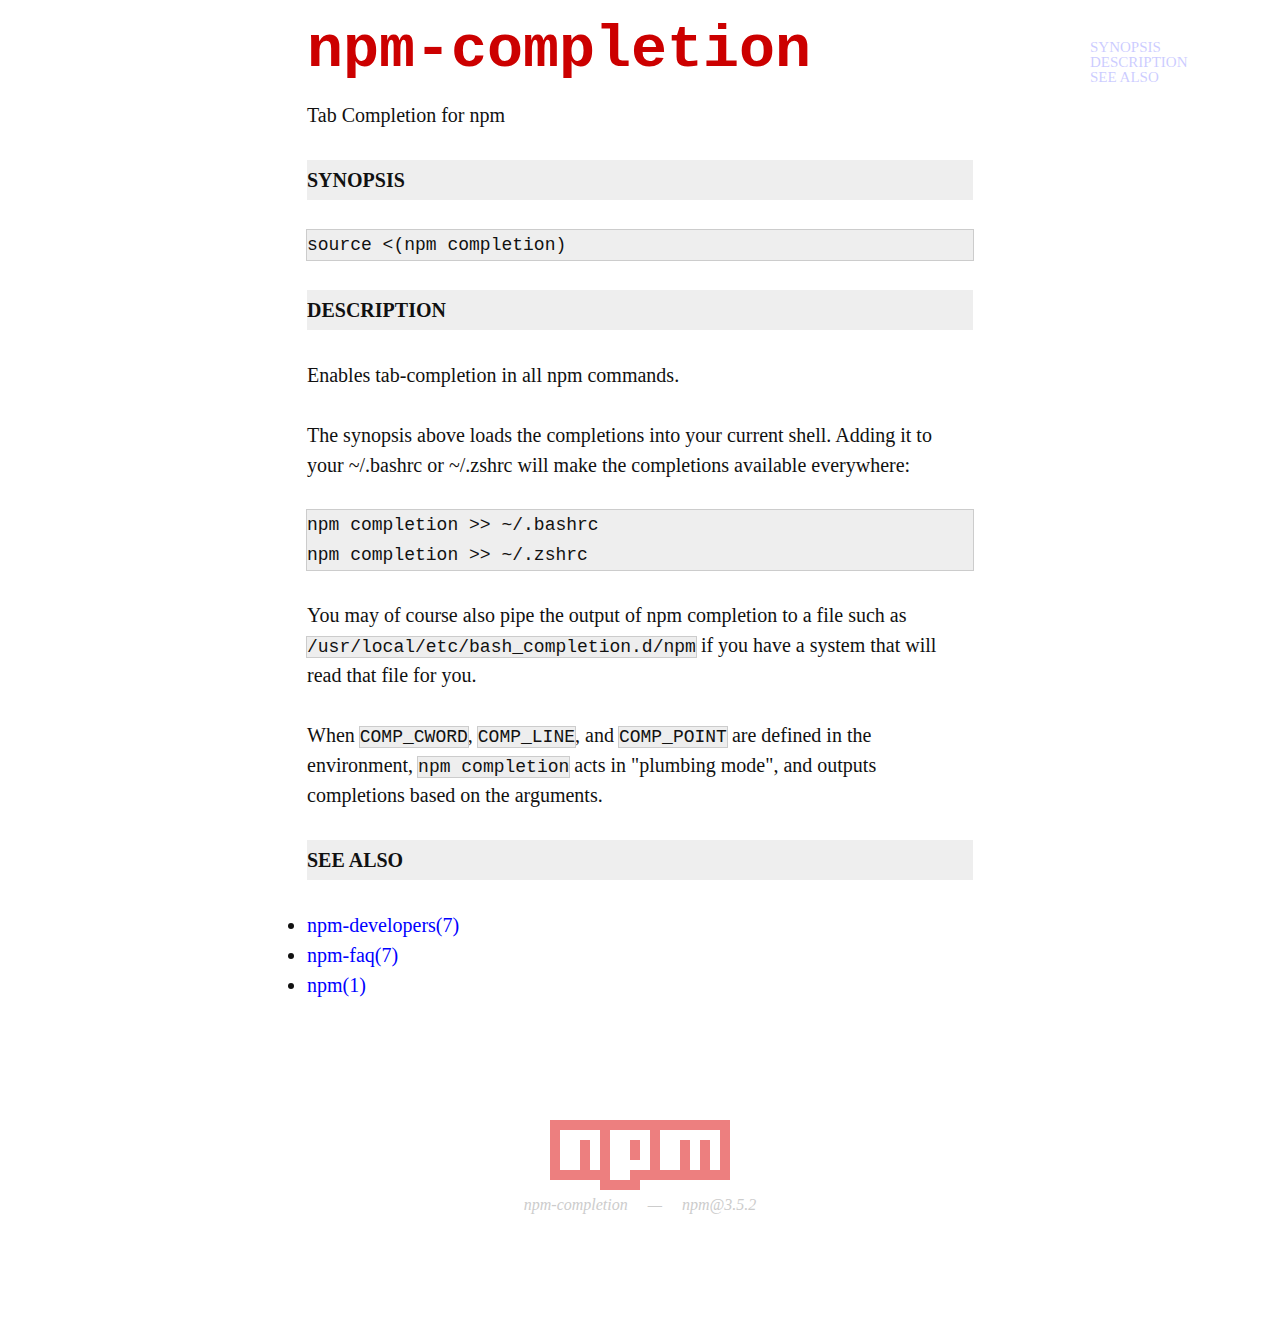
<file: packages/Npm.3.5.2/node_modules/npm/html/doc/cli/npm-completion.html>
<!doctype html>
<html>
  <title>npm-completion</title>
  <meta http-equiv="content-type" value="text/html;utf-8">
  <link rel="stylesheet" type="text/css" href="../../static/style.css">
  <link rel="canonical" href="https://www.npmjs.org/doc/cli/npm-completion.html">
  <script async=true src="../../static/toc.js"></script>

  <body>
    <div id="wrapper">

<h1><a href="../cli/npm-completion.html">npm-completion</a></h1> <p>Tab Completion for npm</p>
<h2 id="synopsis">SYNOPSIS</h2>
<pre><code>source &lt;(npm completion)
</code></pre><h2 id="description">DESCRIPTION</h2>
<p>Enables tab-completion in all npm commands.</p>
<p>The synopsis above
loads the completions into your current shell.  Adding it to
your ~/.bashrc or ~/.zshrc will make the completions available
everywhere:</p>
<pre><code>npm completion &gt;&gt; ~/.bashrc
npm completion &gt;&gt; ~/.zshrc
</code></pre><p>You may of course also pipe the output of npm completion to a file
such as <code>/usr/local/etc/bash_completion.d/npm</code> if you have a system
that will read that file for you.</p>
<p>When <code>COMP_CWORD</code>, <code>COMP_LINE</code>, and <code>COMP_POINT</code> are defined in the
environment, <code>npm completion</code> acts in &quot;plumbing mode&quot;, and outputs
completions based on the arguments.</p>
<h2 id="see-also">SEE ALSO</h2>
<ul>
<li><a href="../misc/npm-developers.html">npm-developers(7)</a></li>
<li><a href="../misc/npm-faq.html">npm-faq(7)</a></li>
<li><a href="../cli/npm.html">npm(1)</a></li>
</ul>

</div>

<table border=0 cellspacing=0 cellpadding=0 id=npmlogo>
<tr><td style="width:180px;height:10px;background:rgb(237,127,127)" colspan=18>&nbsp;</td></tr>
<tr><td rowspan=4 style="width:10px;height:10px;background:rgb(237,127,127)">&nbsp;</td><td style="width:40px;height:10px;background:#fff" colspan=4>&nbsp;</td><td style="width:10px;height:10px;background:rgb(237,127,127)" rowspan=4>&nbsp;</td><td style="width:40px;height:10px;background:#fff" colspan=4>&nbsp;</td><td rowspan=4 style="width:10px;height:10px;background:rgb(237,127,127)">&nbsp;</td><td colspan=6 style="width:60px;height:10px;background:#fff">&nbsp;</td><td style="width:10px;height:10px;background:rgb(237,127,127)" rowspan=4>&nbsp;</td></tr>
<tr><td colspan=2 style="width:20px;height:30px;background:#fff" rowspan=3>&nbsp;</td><td style="width:10px;height:10px;background:rgb(237,127,127)" rowspan=3>&nbsp;</td><td style="width:10px;height:10px;background:#fff" rowspan=3>&nbsp;</td><td style="width:20px;height:10px;background:#fff" rowspan=4 colspan=2>&nbsp;</td><td style="width:10px;height:20px;background:rgb(237,127,127)" rowspan=2>&nbsp;</td><td style="width:10px;height:10px;background:#fff" rowspan=3>&nbsp;</td><td style="width:20px;height:10px;background:#fff" rowspan=3 colspan=2>&nbsp;</td><td style="width:10px;height:10px;background:rgb(237,127,127)" rowspan=3>&nbsp;</td><td style="width:10px;height:10px;background:#fff" rowspan=3>&nbsp;</td><td style="width:10px;height:10px;background:rgb(237,127,127)" rowspan=3>&nbsp;</td></tr>
<tr><td style="width:10px;height:10px;background:#fff" rowspan=2>&nbsp;</td></tr>
<tr><td style="width:10px;height:10px;background:#fff">&nbsp;</td></tr>
<tr><td style="width:60px;height:10px;background:rgb(237,127,127)" colspan=6>&nbsp;</td><td colspan=10 style="width:10px;height:10px;background:rgb(237,127,127)">&nbsp;</td></tr>
<tr><td colspan=5 style="width:50px;height:10px;background:#fff">&nbsp;</td><td style="width:40px;height:10px;background:rgb(237,127,127)" colspan=4>&nbsp;</td><td style="width:90px;height:10px;background:#fff" colspan=9>&nbsp;</td></tr>
</table>
<p id="footer">npm-completion &mdash; npm@3.5.2</p>
</file>
<file: packages/Npm.3.5.2/node_modules/npm/html/static/style.css>
/* reset */
* {
    margin:0;
    padding:0;
    border:none;
    font-family:inherit;
    font-size:inherit;
    font-weight:inherit;
}
:target::before {
  content:" >>> ";
  position:absolute;
  display:block;
  opacity:0.5;
  color:#f00;
  margin:0 0 0 -2em;
}
abbr, acronym {
  border-bottom:1px dotted #aaa;
}
kbd, code, pre {
  font-family:monospace;
    margin:0;
    font-size:18px;
    line-height:24px;
  background:#eee;
  outline:1px solid #ccc;
}
kbd code, kbd pre, kbd kbd,
pre code, pre pre, pre kbd,
code code, code pre, code kbd { outline: none }
.dollar::before {
  content:"$ ";
  display:inline;
}
p, ul, ol, dl, pre {
    margin:30px 0;
    line-height:30px;
}
hr {
    margin:30px auto 29px;
    width:66%;
    height:1px;
    background:#aaa;
}
pre {
    display:block;
}
dd :first-child {
    margin-top:0;
}

body {
    quotes:"“" "”" "‘" "’";
    width:666px;
    margin:30px auto 120px;
    font-family:Times New Roman, serif;
    font-size:20px;
    background:#fff;
    line-height:30px;
    color:#111;
}

blockquote {
    position:relative;
    font-size:16px;
    line-height:30px;
    font-weight:bold;
    width:85%;
    margin:0 auto;
}
blockquote::before {
    font-size:90px;
    display:block;
    position:absolute;
    top:20px;
    right:100%;
    content:"“";
    padding-right:10px;
    color:#ccc;
}
.source cite::before {
    content:"— ";
}
.source {
    padding-left:20%;
    margin-top:30px;
}
.source cite span {
    font-style:normal;
}
blockquote p {
    margin-bottom:0;
}
.quote blockquote {
    font-weight:normal;
}

h1, h2, h3, h4, h5, h6, dt, #header {
  font-family:serif;
  font-size:20px;
  font-weight:bold;
}
h2 {
  background:#eee;
}
h1, h2 {
  line-height:40px;
}

i, em, cite {
    font-style:italic;
}
b, strong { 
    font-weight:bold;
}
i, em, cite, b, strong, small {
    line-height:28px;
}
small, .small, .small *, aside {
    font-style:italic;
    color:#669;
    font-size:18px;
}
small a, .small a {
    text-decoration:underline;
}
del {
    text-decoration:line-through;
}
ins {
    text-decoration:underline;
}
.alignright { display:block; float:right; margin-left:1em; }
.alignleft { display:block; float:left; margin-right:1em; }

q:before, q q q:before, q q q q q:before, q q q q q q q:before { content:"“"; }
q q:before, q q q q:before, q q q q q q:before, q q q q q q q q:before { content:"‘"; }
q:after, q q q:after, q q q q q:after, q q q q q q q:after { content:"”"; }
q q:after, q q q q:after, q q q q q q:after, q q q q q q q q:after { content:"’"; }

a { color:#00f; text-decoration:none; }
a:visited { color:#636; }
a:hover, a:active { color:#c00!important; text-decoration:underline; }

h1 {
  font-weight:bold;
  background:#fff;
}
h1 a, h1 a:visited {
  font-family:monospace;
  font-size:60px;
  color:#c00;
  display:block;
}
h1 a:focus, h1 a:hover, h1 a:active {
  color:#f00!important;
  text-decoration:none;
}

.navigation {
    display:table;
    width:100%;
    margin:0 0 30px 0;
    position:relative;
}
#nav-above {
    margin-bottom:0;
}
.navigation .nav-previous {
    display:table-cell;
    text-align:left;
    width:50%;
}
/* hang the » and « off into the margins */
.navigation .nav-previous a:before, .navigation .nav-next a:after {
    content: "«";
    display:block;
    height:30px;
    margin-bottom:-30px;
    text-decoration:none;
    margin-left:-15px;
}
.navigation .nav-next a:after {
    content: "»";
    text-align:right;
    margin-left:0;
    margin-top:-30px;
    margin-right:-15px;
}


.navigation .nav-next {
    display:table-cell;
    text-align:right;
    width:50%;
}
.navigation a {
    display:block;
    width:100%;
    height:100%;
}

input, button, textarea {
    border:0;
    line-height:30px;
}
textarea {
    height:300px;
}
input {
    height:30px;
    line-height:30px;
}
input.submit, input#submit, input.button, button, input[type=submit] {
    cursor:hand; cursor:pointer;
    outline:1px solid #ccc;
}

#wrapper {
    margin-bottom:90px;
    position:relative;
    z-index:1;
    *zoom:1;
    background:#fff;
}
#wrapper:after {
    display:block;
    content:".";
    visibility:hidden;
    width:0;
    height:0;
    clear:both;
}

.sidebar .xoxo > li {
    float:left;
    width:50%;
}
.sidebar li {
    list-style:none;
}
.sidebar #elsewhere {
    margin-left:-10%;
    margin-right:-10%;
}
.sidebar #rss-links, .sidebar #twitter-feeds {
    float:right;
    clear:right;
    width:20%;
}
.sidebar #comment {
  clear:both;
  float:none;
  width:100%;
}
.sidebar #search {
    clear:both;
    float:none;
    width:100%;
}
.sidebar #search h2 {
    margin-left:40%;
}
.sidebar #search #s {
    width:90%;
    float:left;
}
.sidebar #search #searchsubmit {
    width:10%;
    float:right;
}
.sidebar * {
    font-size:15px;
    line-height:30px;
}

#footer, #footer * {
  text-align:center;
  font-size:16px;
  color:#ccc;
  font-style:italic;
  word-spacing:1em;
  margin-top:0;
}

#toc {
  position:absolute;
  top:0;
  right:0;
  padding:40px 0 40px 20px;
  margin:0;
  width:200px;
  opacity:0.2;
  z-index:-1;
}
#toc:hover {
  opacity:1;
  background:#fff;
  z-index:999;
}
#toc ul {
  padding:0;
  margin:0;
}
#toc, #toc li {
  list-style-type:none;
  font-size:15px;
  line-height:15px;
}
#toc li {
  padding:0 0 0 10px;
}
#toc li a {
  position:relative;
  display:block;
}

table#npmlogo {
  line-height:10px;
  width:180px;
  margin:0 auto;
}

@media print {
    a[href] {
        color:inherit;
    }
    a[href]:after {
        white-space:nowrap;
        content:" " attr(href);
    }
    a[href^=\#], .navigation {
        display:none;
    }
}
</file>
